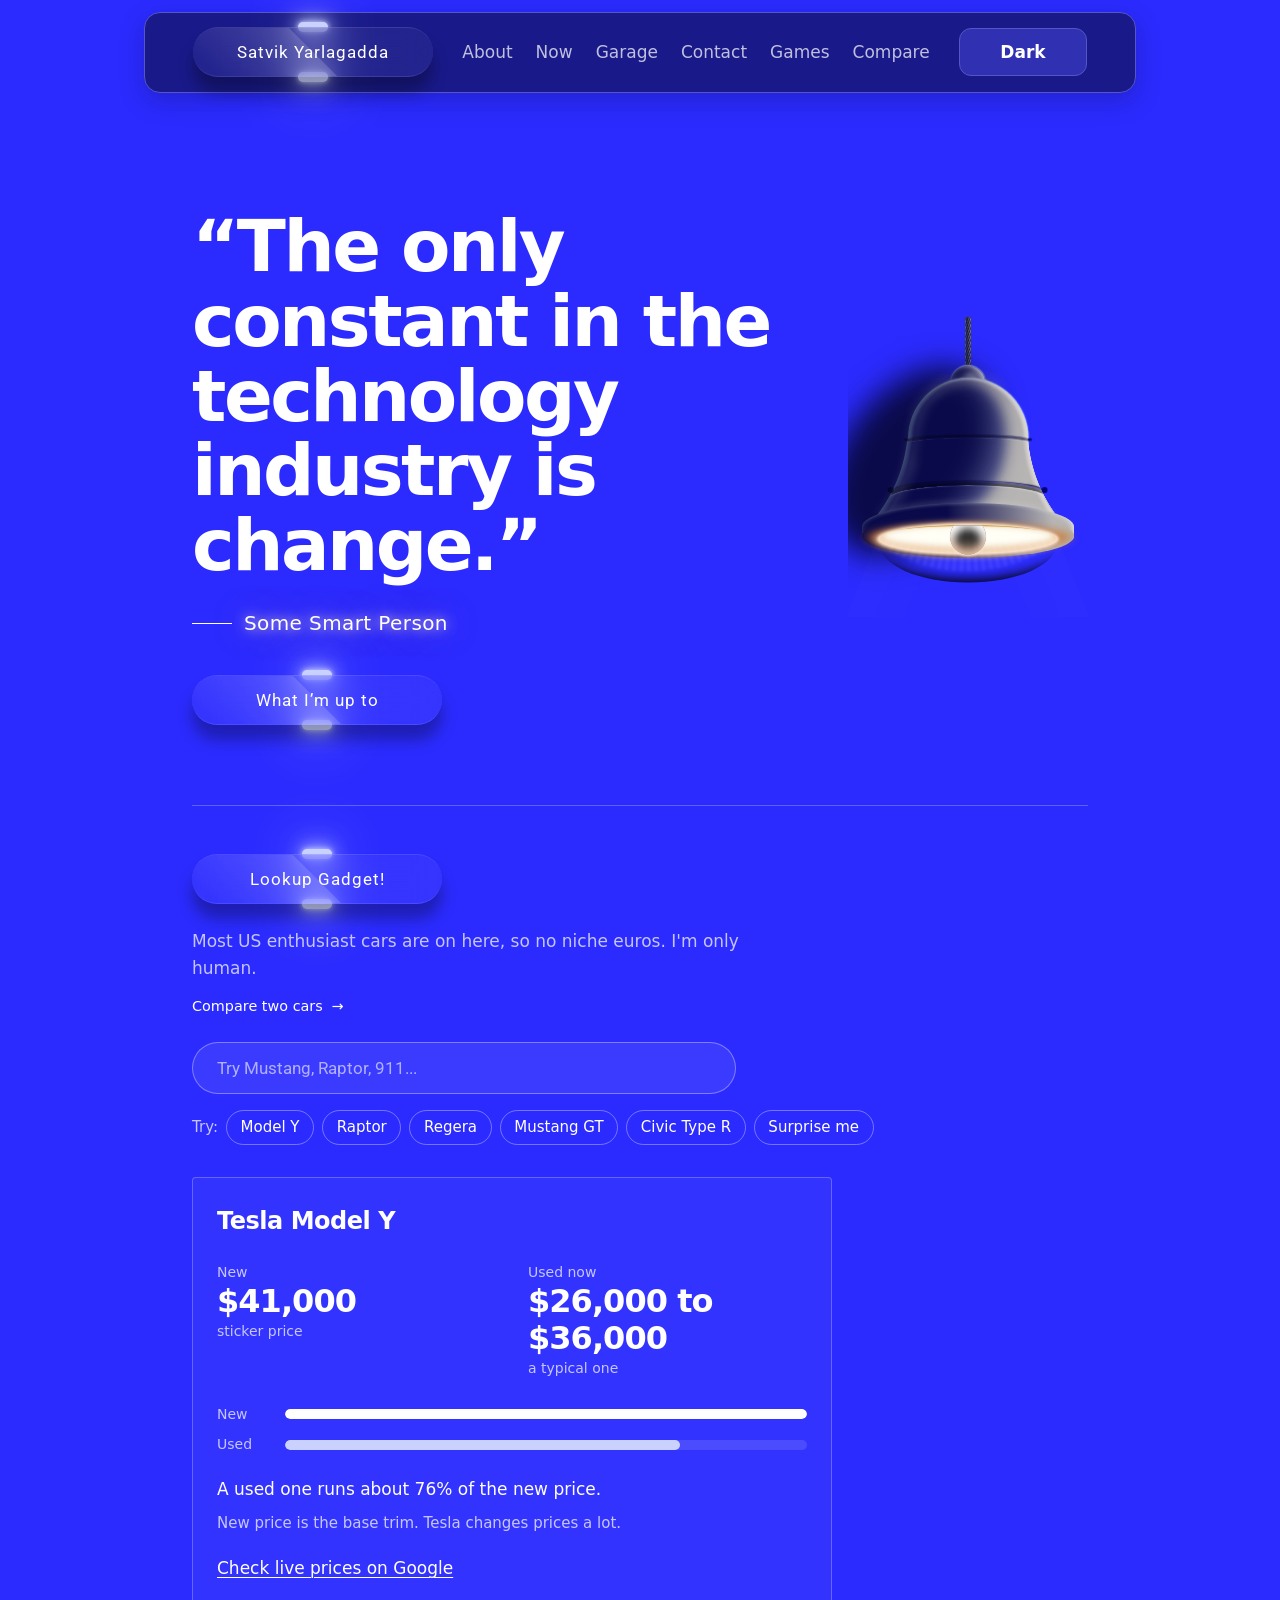
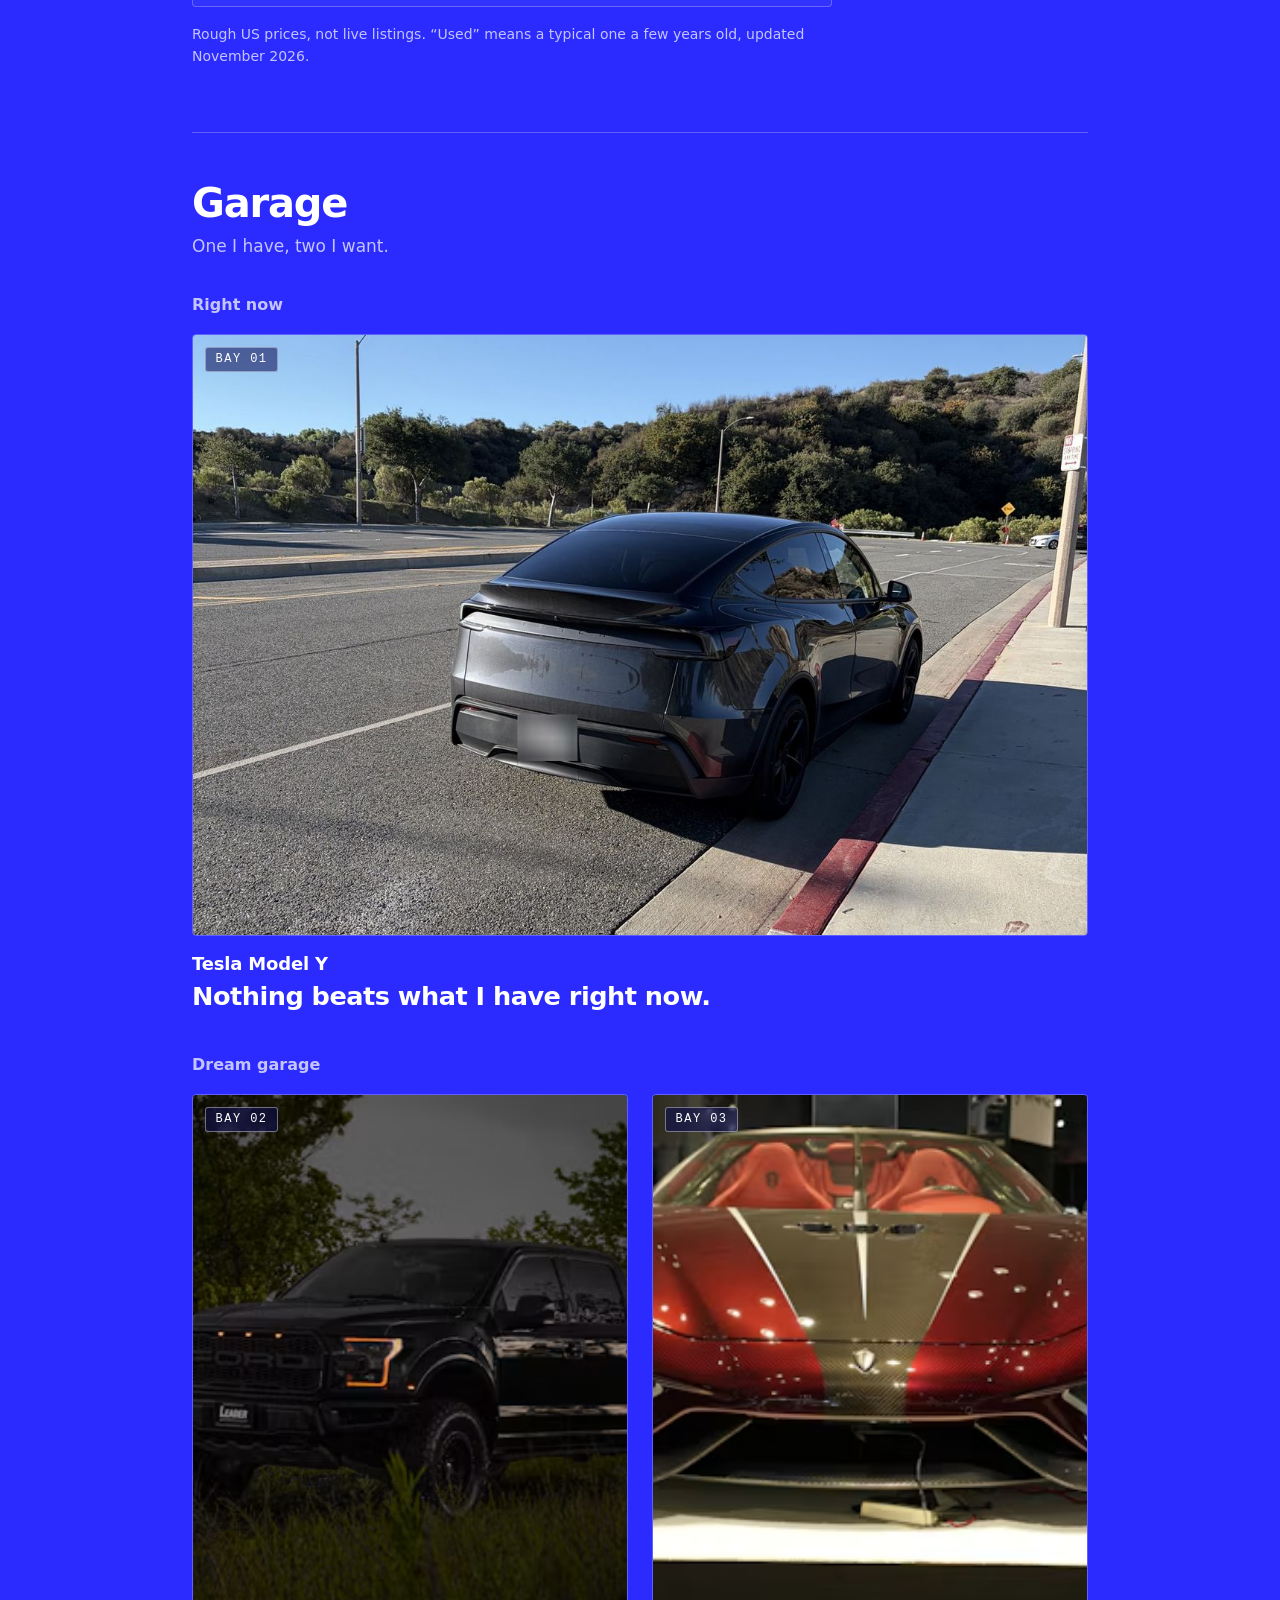
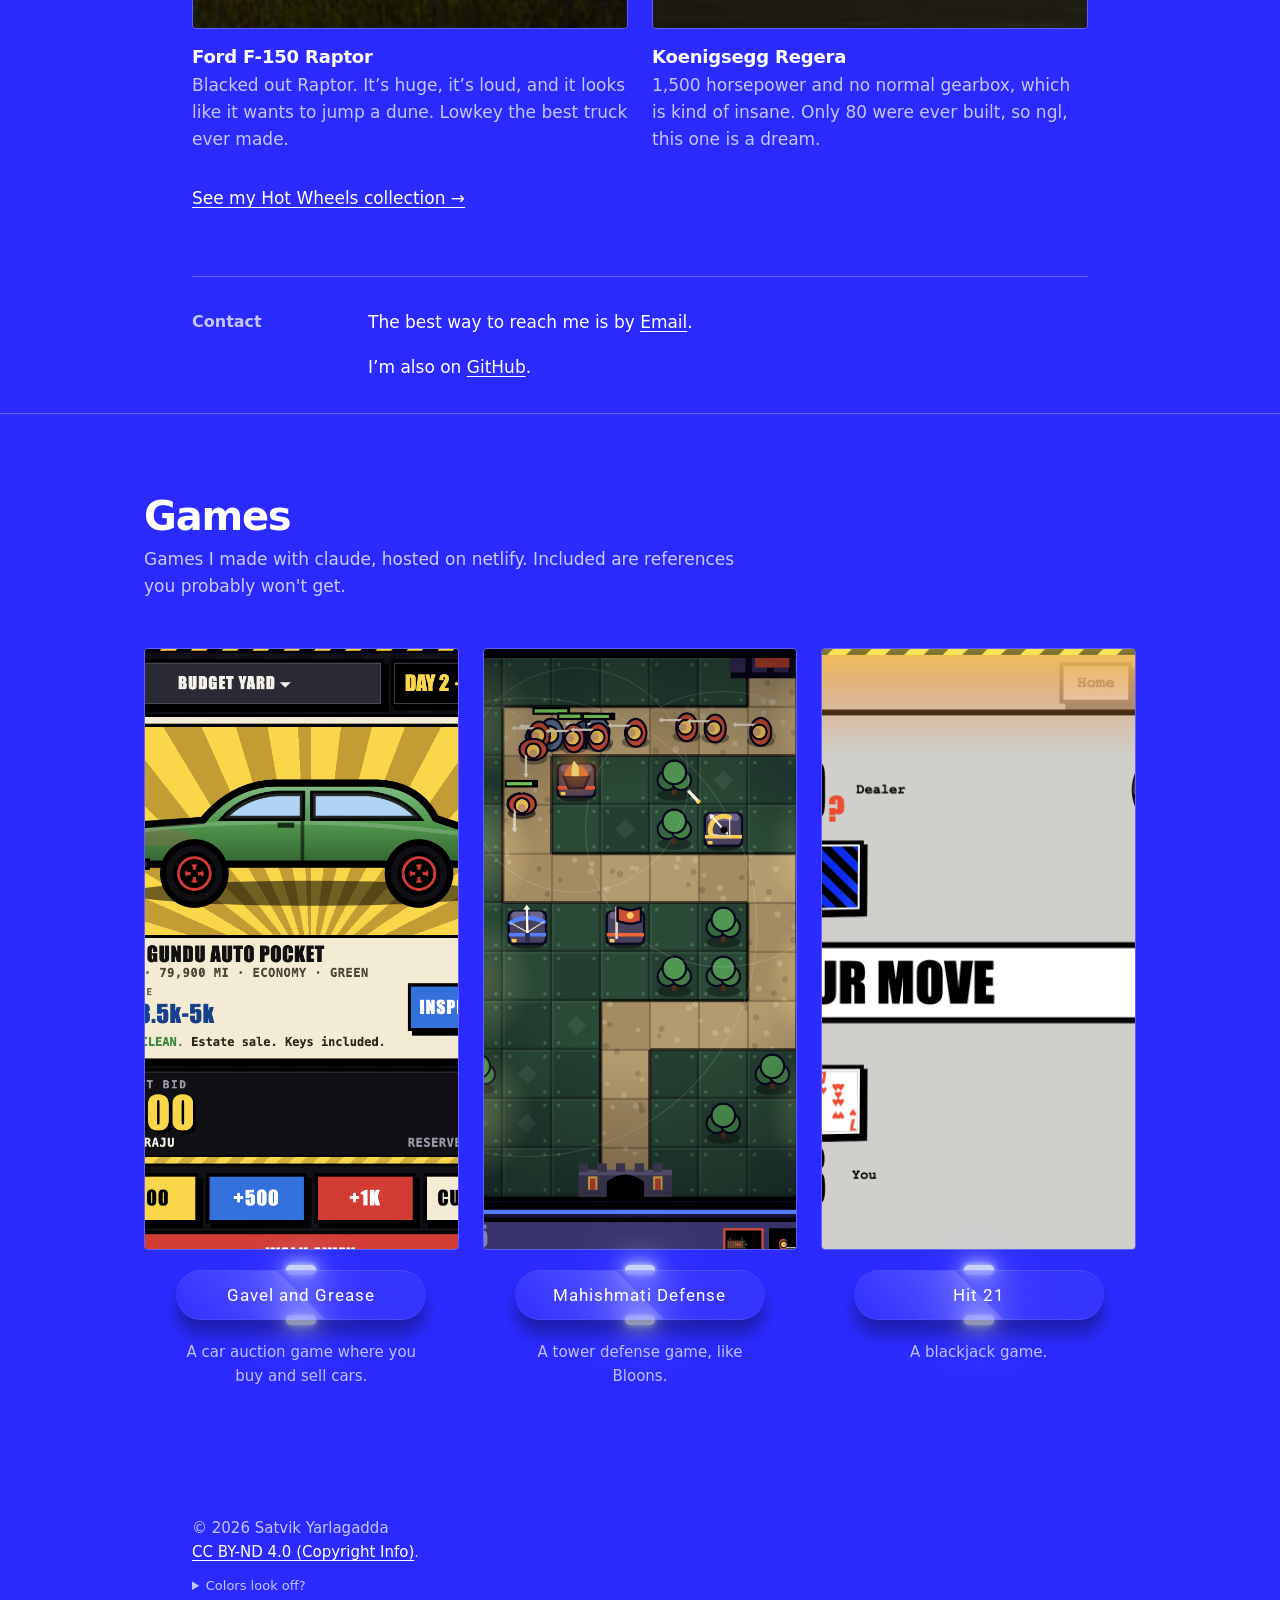
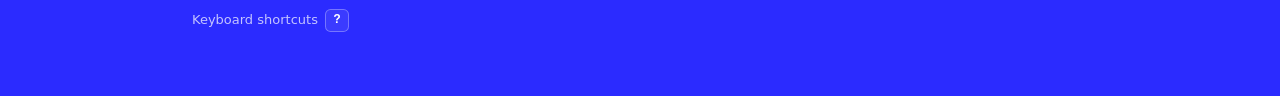
<file: index.html>
<!DOCTYPE html>
<html lang="en">
<head>
     <meta charset="UTF-8">
  <meta name="viewport" content="width=device-width, initial-scale=1">
  <meta name="theme-color" content="#2b2bff">
  <title>Satvik Yarlagadda | Games, cars, and websites</title>
  <meta name="description" content="Games, cars, and websites by Satvik Yarlagadda.">
  <link rel="canonical" href="https://saisatvik.com/">

  <link rel="icon" href="favicon.svg" type="image/svg+xml">
  <link rel="icon" href="favicon-32.png" sizes="32x32" type="image/png">
  <link rel="apple-touch-icon" href="apple-touch-icon.png">

  <meta property="og:type" content="website">
  <meta property="og:title" content="Satvik Yarlagadda">
  <meta property="og:description" content="Games, cars, and websites by Satvik Yarlagadda.">
  <meta property="og:url" content="https://saisatvik.com/">
  <meta property="og:image" content="https://saisatvik.com/og-image.png">
  <meta property="og:image:width" content="1200">
  <meta property="og:image:height" content="630">
  <meta property="og:image:alt" content="Satvik Yarlagadda. Games, cars, and websites.">
  <meta name="twitter:card" content="summary_large_image">

  <script type="application/ld+json">
  {
    "@context": "https://schema.org",
    "@type": "Person",
    "name": "Satvik Yarlagadda",
    "url": "https://saisatvik.com/",
    "sameAs": ["https://github.com/bro1557"]
  }
  </script>

  <link rel="preconnect" href="https://fonts.googleapis.com">
  <link rel="preconnect" href="https://fonts.gstatic.com" crossorigin>
  <link href="https://fonts.googleapis.com/css2?family=Roboto:wght@400&display=swap" rel="stylesheet">
  <link rel="stylesheet" href="style.css">
</head>
<body>

  <header class="top">
    <div class="btn brand-btn">
      <a href="index.html">Satvik Yarlagadda</a>
    </div>

    <nav id="site-nav" class="site-nav" aria-label="Main navigation">
      <a href="about.html">About</a>
      <a href="now.html">Now</a>
      <a href="#garage">Garage</a>
      <a href="#contact">Contact</a>
      <a href="#games">Games</a>
      <a href="compare.html">Compare</a>
    </nav>

    <button class="theme-toggle" type="button" aria-label="Toggle dark mode" aria-pressed="false">Dark</button>

    <button class="nav-toggle" type="button" aria-expanded="false" aria-controls="site-nav" aria-label="Toggle navigation">
      <span></span>
      <span></span>
      <span></span>
    </button>
  </header>

  <main>
    <section class="intro lit">
      <div class="quote">
        <h1>“The only constant in the technology industry is change.”</h1>
        <p class="by">Some Smart Person</p>
        <div class="btn"><a href="now.html">What I’m up to</a></div>
      </div>

      <div class="lamp" role="button" tabindex="0" aria-pressed="true" aria-label="Lamp. Press to turn the light on or off." title="Tap the light">
        <div class="bell-container">
          <div class="rope"></div>
          <div class="bell-top"></div>

          <div class="bell-base"></div>
          <div class="bell-base"></div>
          <div class="shadow-l1"></div>
          <div class="shadow-l2"></div>
          <div class="left-glow"></div>
          <div class="left-glow2"></div>
          <div class="r-glow"></div>
          <div class="r-glow2"></div>
          <div class="mid-ring"></div>
          <div class="mid-ring small"></div>

          <div class="glow"></div>
          <div class="glow2"></div>

          <div class="bell-buff-t"></div>
          <div class="bell-buff"></div>

          <div class="bell-btm"></div>
          <div class="bell-btm2"></div>

          <div class="bell-ring-container">
            <div class="bell-ring"></div>
            <div class="bell-rays"></div>
          </div>

          <div class="volumetric">
            <div class="vl"></div>
            <div class="vr"></div>
          </div>
        </div>
      </div>
    </section>

    <section id="price-check" class="tool">
      <div class="btn"><a>Lookup Gadget!</a></div>
      <p class="tool-lead">Most US enthusiast cars are on here, so no niche euros. I'm only human.</p>
      <p class="compare-cta"><a href="compare.html">Compare two cars <span aria-hidden="true">→</span></a></p>

      <div class="finder">
        <label class="sr-only" for="car-input">Search for a car</label>
        <input id="car-input" data-shortcut-search type="text" role="combobox" aria-expanded="false" aria-controls="car-list" aria-autocomplete="list" autocomplete="off" spellcheck="false" placeholder="Try Mustang, Raptor, 911...">
        <ul id="car-list" class="suggest" role="listbox" hidden></ul>
      </div>

      <div class="chips">
        <span>Try:</span>
        <button type="button" data-car="Tesla Model Y">Model Y</button>
        <button type="button" data-car="Ford F-150 Raptor">Raptor</button>
        <button type="button" data-car="Koenigsegg Regera">Regera</button>
        <button type="button" data-car="Ford Mustang GT">Mustang GT</button>
        <button type="button" data-car="Honda Civic Type R">Civic Type R</button>
        <button type="button" id="random">Surprise me</button>
      </div>

      <div id="car-result" class="result" aria-live="polite"></div>
      <p class="fine">Rough US prices, not live listings. “Used” means a typical one a few years old, updated November 2026.</p>
    </section>

    <section id="garage" class="garage">
      <h2>Garage</h2>
      <p class="lead">One I have, two I want.</p>

      <h3>Right now</h3>
      <figure class="bay hero">
        <a class="pic" href="https://www.google.com/search?q=Tesla+Model+Y" target="_blank" rel="noopener">
        <img src="images/model-y.jpg" alt="Dark gray Tesla Model Y parked on a quiet street, seen from the rear." width="900" height="600" loading="lazy" decoding="async">
          <span class="stall">Bay 01</span>
          <span class="look">Search it on Google</span>
        </a>
        <figcaption>
          <strong>Tesla Model Y</strong>
          <span>Nothing beats what I have right now.</span>
        </figcaption>
      </figure>

      <h3>Dream garage</h3>
      <div class="dream">
        <figure class="bay">
          <a class="pic" href="https://www.google.com/search?q=Ford+F-150+Raptor" target="_blank" rel="noopener">
            <img src="images/fr.avif" alt="Black Ford F-150 Raptor parked in a field at dusk." width="800" height="533" loading="lazy" decoding="async">
            <span class="stall">Bay 02</span>
            <span class="look">Search it on Google</span>
          </a>
          <figcaption>
            <strong>Ford F-150 Raptor</strong>
            <span>Blacked out Raptor. It’s huge, it’s loud, and it looks like it wants to jump a dune. Lowkey the best truck ever made.</span>
          </figcaption>
        </figure>

        <figure class="bay">
          <a class="pic" href="https://www.google.com/search?q=Koenigsegg+Regera" target="_blank" rel="noopener">
            <img src="images/kr.avif" alt="Red carbon fiber Koenigsegg Regera on a display stand." width="800" height="533" loading="lazy" decoding="async">
            <span class="stall">Bay 03</span>
            <span class="look">Search it on Google</span>
          </a>
          <figcaption>
            <strong>Koenigsegg Regera</strong>
            <span>1,500 horsepower and no normal gearbox, which is kind of insane. Only 80 were ever built, so ngl, this one is a dream.</span>
          </figcaption>
        </figure>
      </div>
      <p class="garage-collection-link"><a href="hotwheels.html">See my Hot Wheels collection →</a></p>
    </section>

    <section id="contact" class="row">
      <h2>Contact</h2>
      <div class="body">
        <p>The best way to reach me is by <a href="mailto:y.saisatvik@gmail.com">Email</a>.</p>
        <p>I’m also on <a href="https://github.com/bro1557">GitHub</a>.</p>
      </div>
    </section>
  </main>

  <section id="games" class="games">
    <div class="games-inner">
      <h2>Games</h2>
      <p class="lead">Games I made with claude, hosted on netlify. Included are references you probably won't get.</p>

            <div class="game-links">
        <div class="game">
          <a class="shot" href="https://gavelandgrease.netlify.app" target="_blank" rel="noopener" tabindex="-1" aria-hidden="true">
            <img src="images/gavel.webp" alt="" width="800" height="600" loading="lazy" decoding="async">
          </a>
          <div class="btn">
            <a href="https://gavelandgrease.netlify.app" target="_blank" rel="noopener">Gavel and Grease</a>
          </div>
          <p>A car auction game where you buy and sell cars.</p>
        </div>

        <div class="game">
          <a class="shot" href="https://mahishmati.netlify.app" target="_blank" rel="noopener" tabindex="-1" aria-hidden="true">
            <img src="images/mahishmati.webp" alt="" width="800" height="600" loading="lazy" decoding="async">
          </a>
          <div class="btn">
            <a href="https://mahishmati.netlify.app" target="_blank" rel="noopener">Mahishmati Defense</a>
          </div>
          <p>A tower defense game, like Bloons.</p>
        </div>

        <div class="game">
          <a class="shot" href="https://hit21.netlify.app" target="_blank" rel="noopener" tabindex="-1" aria-hidden="true">
            <img src="images/hit21.webp" alt="" width="800" height="600" loading="lazy" decoding="async">
          </a>
          <div class="btn">
            <a href="https://hit21.netlify.app" target="_blank" rel="noopener">Hit 21</a>
          </div>
          <p>A blackjack game.</p>
        </div>
      </div>
            </div>

  </section>

  <footer>
    <p>© 2026 Satvik Yarlagadda</p>
    <p><a href="https://creativecommons.org/licenses/by-nd/4.0/">CC BY-ND 4.0 (Copyright Info)</a>.</p>
    <details class="display-help">
      <summary>Colors look off?</summary>
      <p>A browser setting or dark mode extension may be overriding this site. Turn off forced dark mode for saisatvik.com, then use the Dark/Light button in the header to choose the site's theme.</p>
    </details>
    <button class="shortcut-help" type="button" aria-haspopup="dialog" aria-controls="shortcut-dialog">Keyboard shortcuts <kbd>?</kbd></button>
    <dialog class="shortcut-dialog" id="shortcut-dialog" aria-labelledby="shortcut-title">
      <div class="shortcut-dialog-head">
        <h2 id="shortcut-title">Keyboard shortcuts</h2>
        <form method="dialog"><button class="shortcut-close" aria-label="Close shortcuts">×</button></form>
      </div>
      <dl>
        <div><dt><kbd>/</kbd></dt><dd>Focus car search</dd></div>
        <div><dt><kbd>?</kbd></dt><dd>Show or hide this guide</dd></div>
        <div><dt><kbd>Esc</kbd></dt><dd>Close this guide</dd></div>
      </dl>
    </dialog>
  </footer>

  <script src="script.js" defer></script>
</body>
</html>
</file>
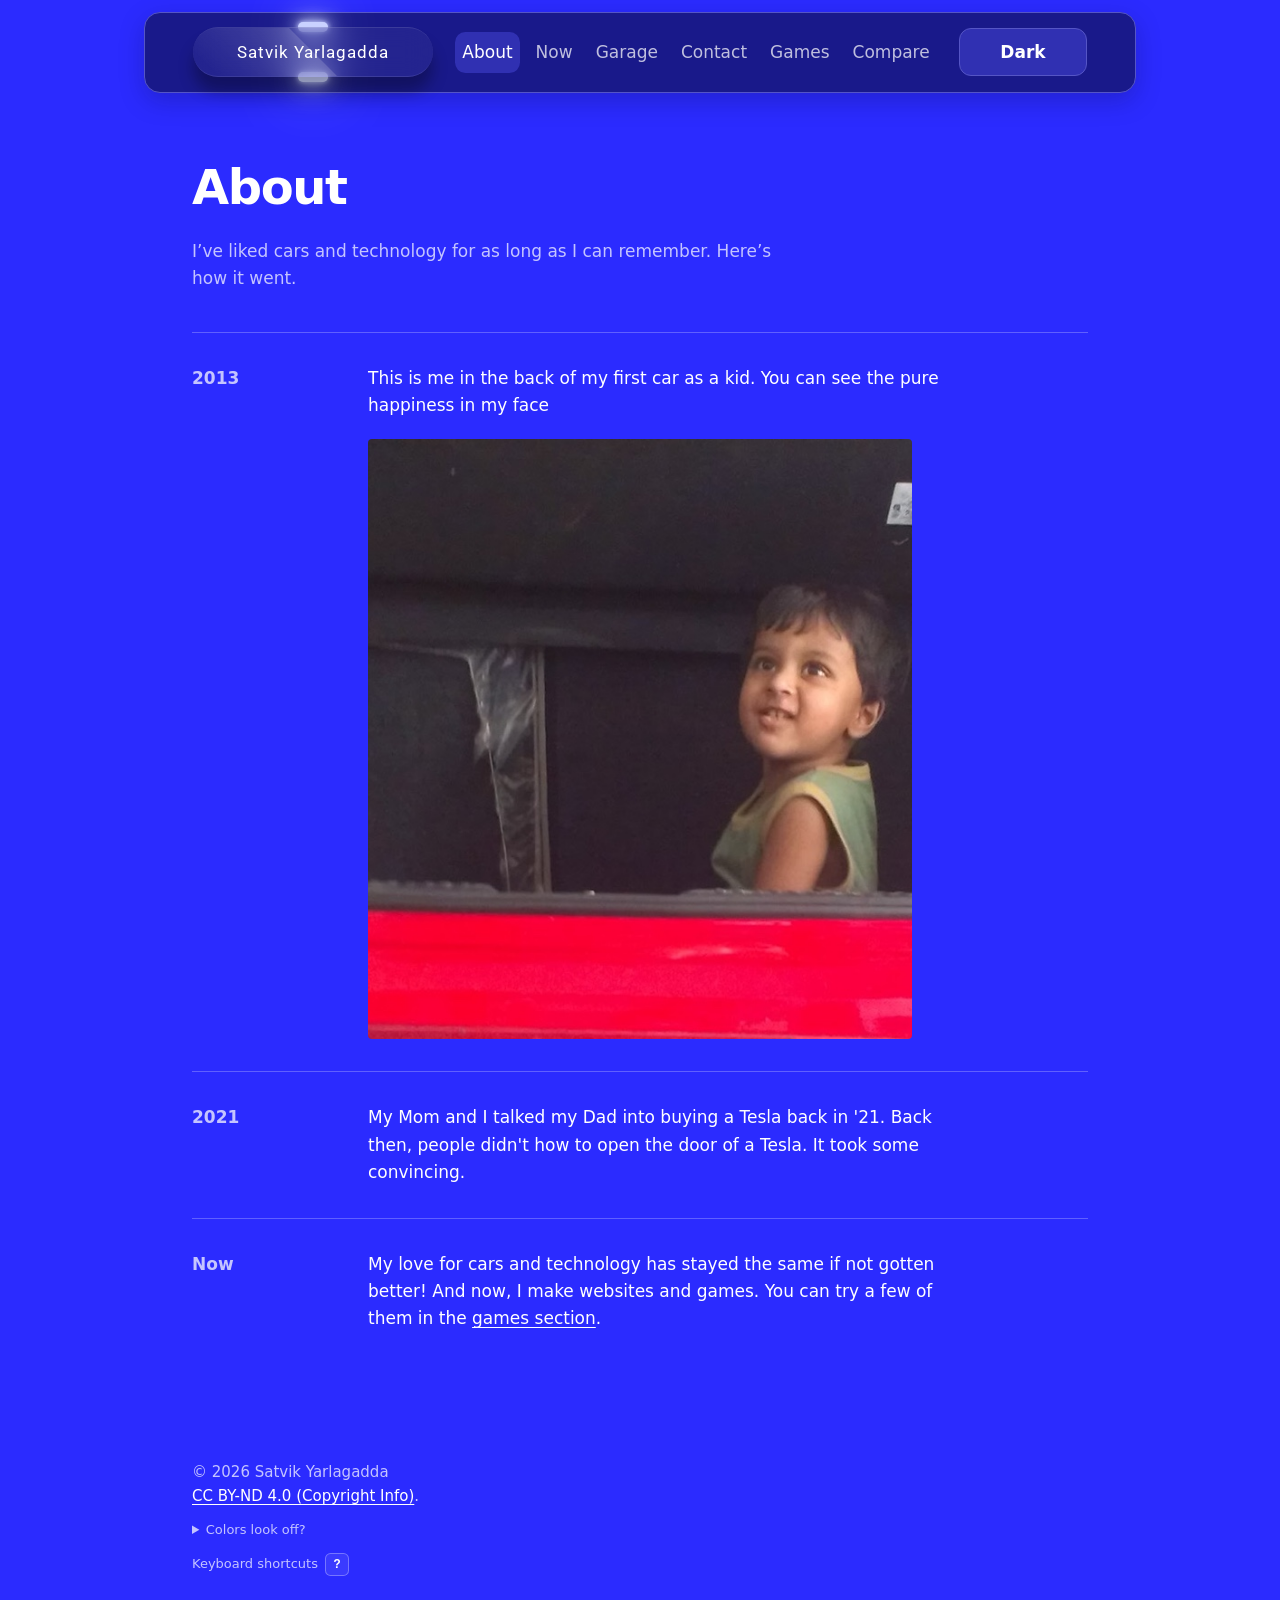
<file: about.html>
<!DOCTYPE html>
<html lang="en">
<head>
    <meta charset="UTF-8">
  <meta name="viewport" content="width=device-width, initial-scale=1">
  <meta name="theme-color" content="#2b2bff">
  <title>About · Satvik Yarlagadda</title>
  <meta name="description" content="About Satvik Yarlagadda.">
  <link rel="canonical" href="https://saisatvik.com/about">

  <link rel="icon" href="favicon.svg" type="image/svg+xml">
  <link rel="icon" href="favicon-32.png" sizes="32x32" type="image/png">
  <link rel="apple-touch-icon" href="apple-touch-icon.png">

  <link rel="preconnect" href="https://fonts.googleapis.com">
  <link rel="preconnect" href="https://fonts.gstatic.com" crossorigin>
  <link href="https://fonts.googleapis.com/css2?family=Roboto:wght@400&display=swap" rel="stylesheet">
  <link rel="stylesheet" href="style.css">
</head>
<body>

  <header class="top">
    <div class="btn brand-btn">
      <a href="index.html">Satvik Yarlagadda</a>
    </div>

    <nav id="site-nav" class="site-nav" aria-label="Main navigation">
      <a href="about.html" aria-current="page">About</a>
      <a href="now.html">Now</a>
      <a href="index.html#garage">Garage</a>
      <a href="index.html#contact">Contact</a>
      <a href="index.html#games">Games</a>
      <a href="compare.html">Compare</a>
    </nav>

    <button class="theme-toggle" type="button" aria-label="Toggle dark mode" aria-pressed="false">Dark</button>

    <button class="nav-toggle" type="button" aria-expanded="false" aria-controls="site-nav" aria-label="Toggle navigation">
      <span></span>
      <span></span>
      <span></span>
    </button>
  </header>

  <main class="page">
    <h1>About</h1>
    <p class="lead-text">I’ve liked cars and technology for as long as I can remember. Here’s how it went.</p>

    <ol class="timeline">
      <li>
        <span class="year">2013</span>
        <div>
          <p>This is me in the back of my first car as a kid. You can see the pure happiness in my face</p>
          <figure>
            <img src="images/car-2013.jpg" alt="Me as a toddler sitting in the open trunk of a red car, looking up and smiling." width="900" height="600" loading="lazy" decoding="async">
          </figure>
        </div>
      </li>

      <li>
        <span class="year">2021</span>
        <div>
          <p>My Mom and I talked my Dad into buying a Tesla back in '21. Back then, people didn't how to open the door of a Tesla.
            It took some convincing.</p>
        </div>
      </li>

      <li>
        <span class="year">Now</span>
        <div>
          <p>My love for cars and technology has stayed the same if not gotten better! And now, I make websites and games. You can try a few of them in the <a href="index.html#games">games section</a>.</p>
        </div>
      </li>
    </ol>
  </main>

  <footer>
    <p>© 2026 Satvik Yarlagadda</p>
        <p><a href="https://creativecommons.org/licenses/by-nd/4.0/">CC BY-ND 4.0 (Copyright Info)</a>.</p>
    <details class="display-help">
      <summary>Colors look off?</summary>
      <p>A browser setting or dark mode extension may be overriding this site. Turn off forced dark mode for saisatvik.com, then use the Dark/Light button in the header to choose the site's theme.</p>
    </details>
    <button class="shortcut-help" type="button" aria-haspopup="dialog" aria-controls="shortcut-dialog">Keyboard shortcuts <kbd>?</kbd></button>
    <dialog class="shortcut-dialog" id="shortcut-dialog" aria-labelledby="shortcut-title">
      <div class="shortcut-dialog-head">
        <h2 id="shortcut-title">Keyboard shortcuts</h2>
        <form method="dialog"><button class="shortcut-close" aria-label="Close shortcuts">×</button></form>
      </div>
      <dl>
        <div><dt><kbd>/</kbd></dt><dd>Open car lookup on Home</dd></div>
        <div><dt><kbd>?</kbd></dt><dd>Show or hide this guide</dd></div>
        <div><dt><kbd>Esc</kbd></dt><dd>Close this guide</dd></div>
      </dl>
    </dialog>
  </footer>

  <script src="script.js" defer></script>
</body>
</html>
</file>
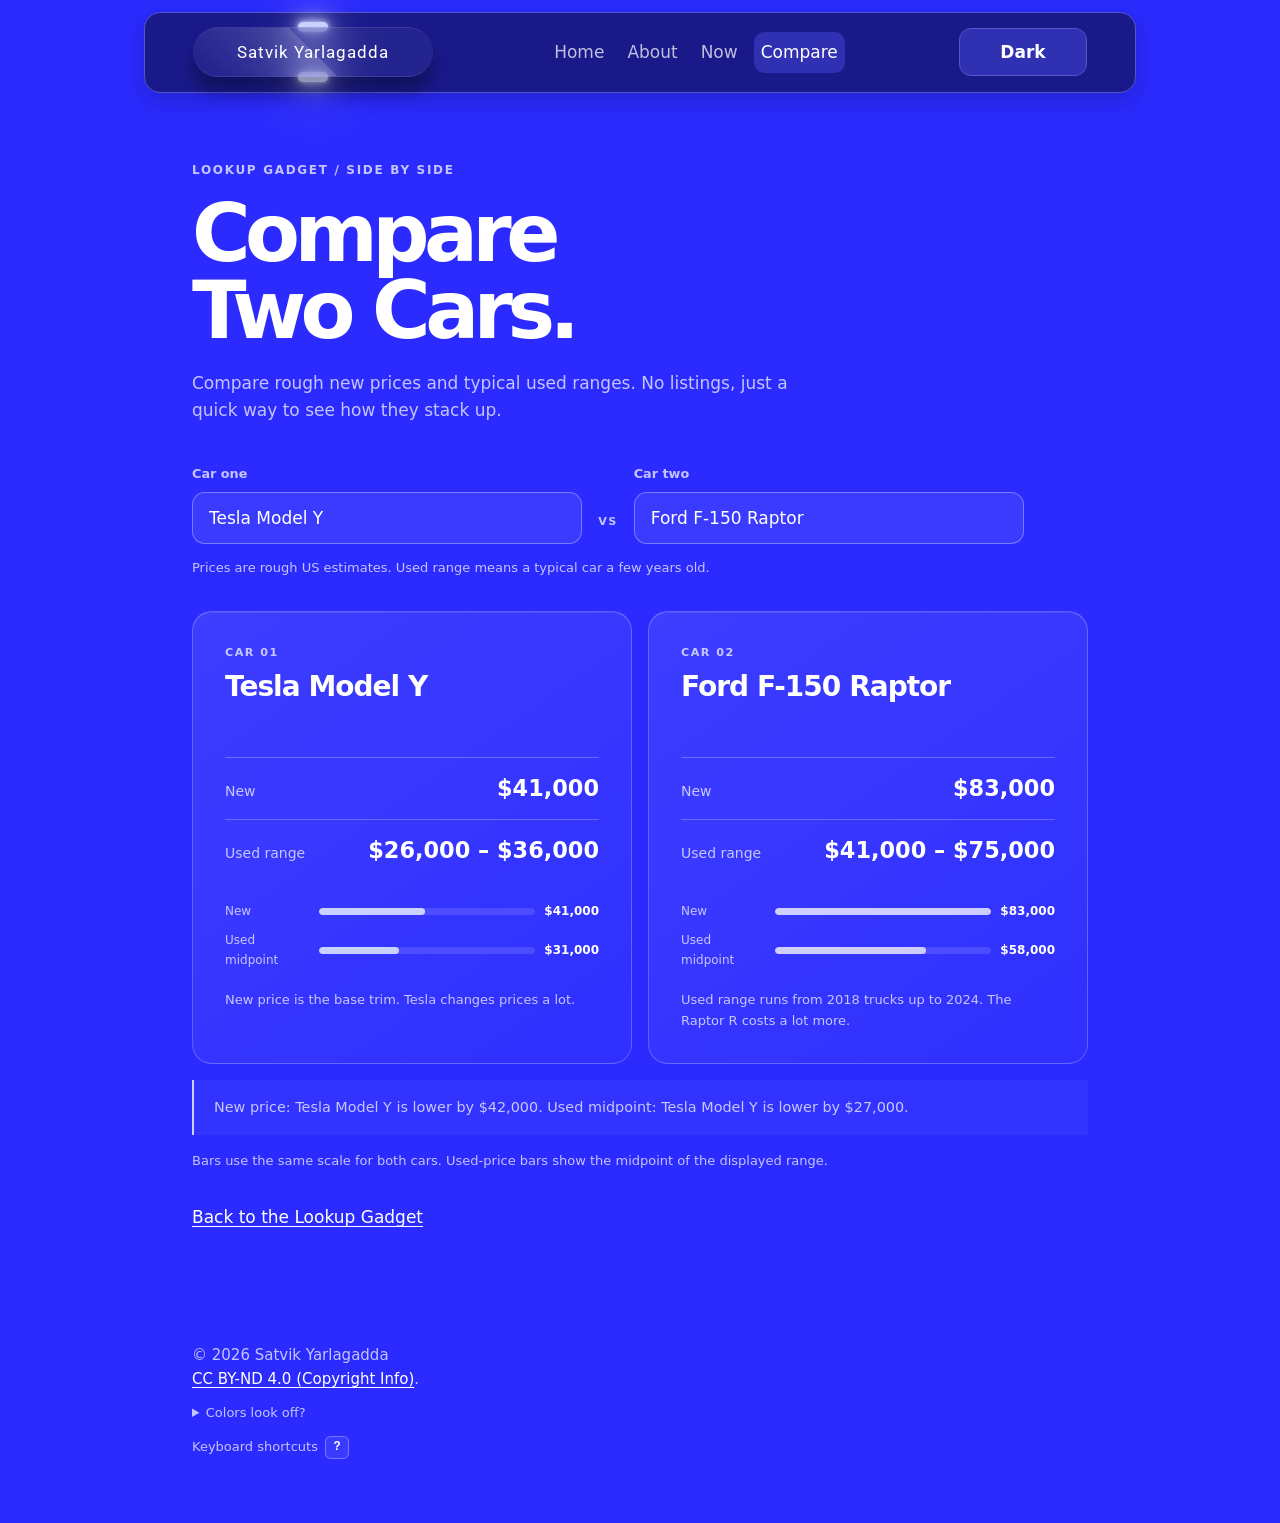
<file: compare.html>
<!DOCTYPE html>
<html lang="en">
<head>
  <meta charset="UTF-8">
  <meta name="viewport" content="width=device-width, initial-scale=1">
  <meta name="theme-color" content="#2b2bff">
  <title>Compare cars · Satvik Yarlagadda</title>
  <meta name="description" content="Compare estimated new and used prices for cars in the Lookup Gadget.">
  <link rel="canonical" href="https://saisatvik.com/compare">

  <link rel="icon" href="favicon.svg" type="image/svg+xml">
  <link rel="icon" href="favicon-32.png" sizes="32x32" type="image/png">
  <link rel="apple-touch-icon" href="apple-touch-icon.png">

  <link rel="preconnect" href="https://fonts.googleapis.com">
  <link rel="preconnect" href="https://fonts.gstatic.com" crossorigin>
  <link href="https://fonts.googleapis.com/css2?family=Roboto:wght@400&display=swap" rel="stylesheet">
  <link rel="stylesheet" href="style.css">
</head>
<body>
  <header class="top">
    <div class="btn brand-btn">
      <a href="index.html">Satvik Yarlagadda</a>
    </div>

    <nav id="site-nav" class="site-nav" aria-label="Main navigation">
      <a href="index.html">Home</a>
      <a href="about.html">About</a>
      <a href="now.html">Now</a>
      <a href="compare.html" aria-current="page">Compare</a>
    </nav>

    <button class="theme-toggle" type="button" aria-label="Toggle dark mode" aria-pressed="false">Dark</button>

    <button class="nav-toggle" type="button" aria-expanded="false" aria-controls="site-nav" aria-label="Toggle navigation">
      <span></span>
      <span></span>
      <span></span>
    </button>
  </header>

  <main class="page compare-page" id="car-compare">
    <p class="compare-eyebrow">Lookup Gadget / Side by side</p>
    <h1>Compare<br>Two Cars.</h1>
    <p class="compare-lead">Compare rough new prices and typical used ranges. No listings, just a quick way to see how they stack up.</p>

    <div class="compare-controls">
      <label>
        <span>Car one</span>
        <div class="compare-picker">
          <input id="compare-car-a" data-shortcut-search type="search" role="combobox" aria-label="Search for the first car" aria-expanded="false" aria-controls="compare-list-a" aria-autocomplete="list" autocomplete="off" spellcheck="false" placeholder="Search makes and models">
          <ul id="compare-list-a" class="suggest" role="listbox" hidden></ul>
        </div>
      </label>
      <span class="compare-versus" aria-hidden="true">VS</span>
      <label>
        <span>Car two</span>
        <div class="compare-picker">
          <input id="compare-car-b" type="search" role="combobox" aria-label="Search for the second car" aria-expanded="false" aria-controls="compare-list-b" aria-autocomplete="list" autocomplete="off" spellcheck="false" placeholder="Search makes and models">
          <ul id="compare-list-b" class="suggest" role="listbox" hidden></ul>
        </div>
      </label>
    </div>

    <p class="compare-note" id="compare-note">Prices are rough US estimates. Used range means a typical car a few years old.</p>
    <div class="compare-results" id="compare-results" aria-live="polite" aria-busy="true"></div>
    <p class="compare-error" id="compare-error" role="status" hidden></p>
    <p class="compare-footnote">Bars use the same scale for both cars. Used-price bars show the midpoint of the displayed range.</p>
    <p class="compare-back"><a href="index.html#price-check">Back to the Lookup Gadget</a></p>
  </main>

  <footer>
    <p>© 2026 Satvik Yarlagadda</p>
    <p><a href="https://creativecommons.org/licenses/by-nd/4.0/">CC BY-ND 4.0 (Copyright Info)</a>.</p>
    <details class="display-help">
      <summary>Colors look off?</summary>
      <p>A browser setting or dark mode extension may be overriding this site. Turn off forced dark mode for saisatvik.com, then use the Dark/Light button in the header to choose the site's theme.</p>
    </details>
    <button class="shortcut-help" type="button" aria-haspopup="dialog" aria-controls="shortcut-dialog">Keyboard shortcuts <kbd>?</kbd></button>
    <dialog class="shortcut-dialog" id="shortcut-dialog" aria-labelledby="shortcut-title">
      <div class="shortcut-dialog-head">
        <h2 id="shortcut-title">Keyboard shortcuts</h2>
        <form method="dialog"><button class="shortcut-close" aria-label="Close shortcuts">×</button></form>
      </div>
      <dl>
        <div><dt><kbd>/</kbd></dt><dd>Focus the first car picker</dd></div>
        <div><dt><kbd>?</kbd></dt><dd>Show or hide this guide</dd></div>
        <div><dt><kbd>Esc</kbd></dt><dd>Close this guide</dd></div>
      </dl>
    </dialog>
  </footer>

  <script src="script.js" defer></script>
</body>
</html>
</file>
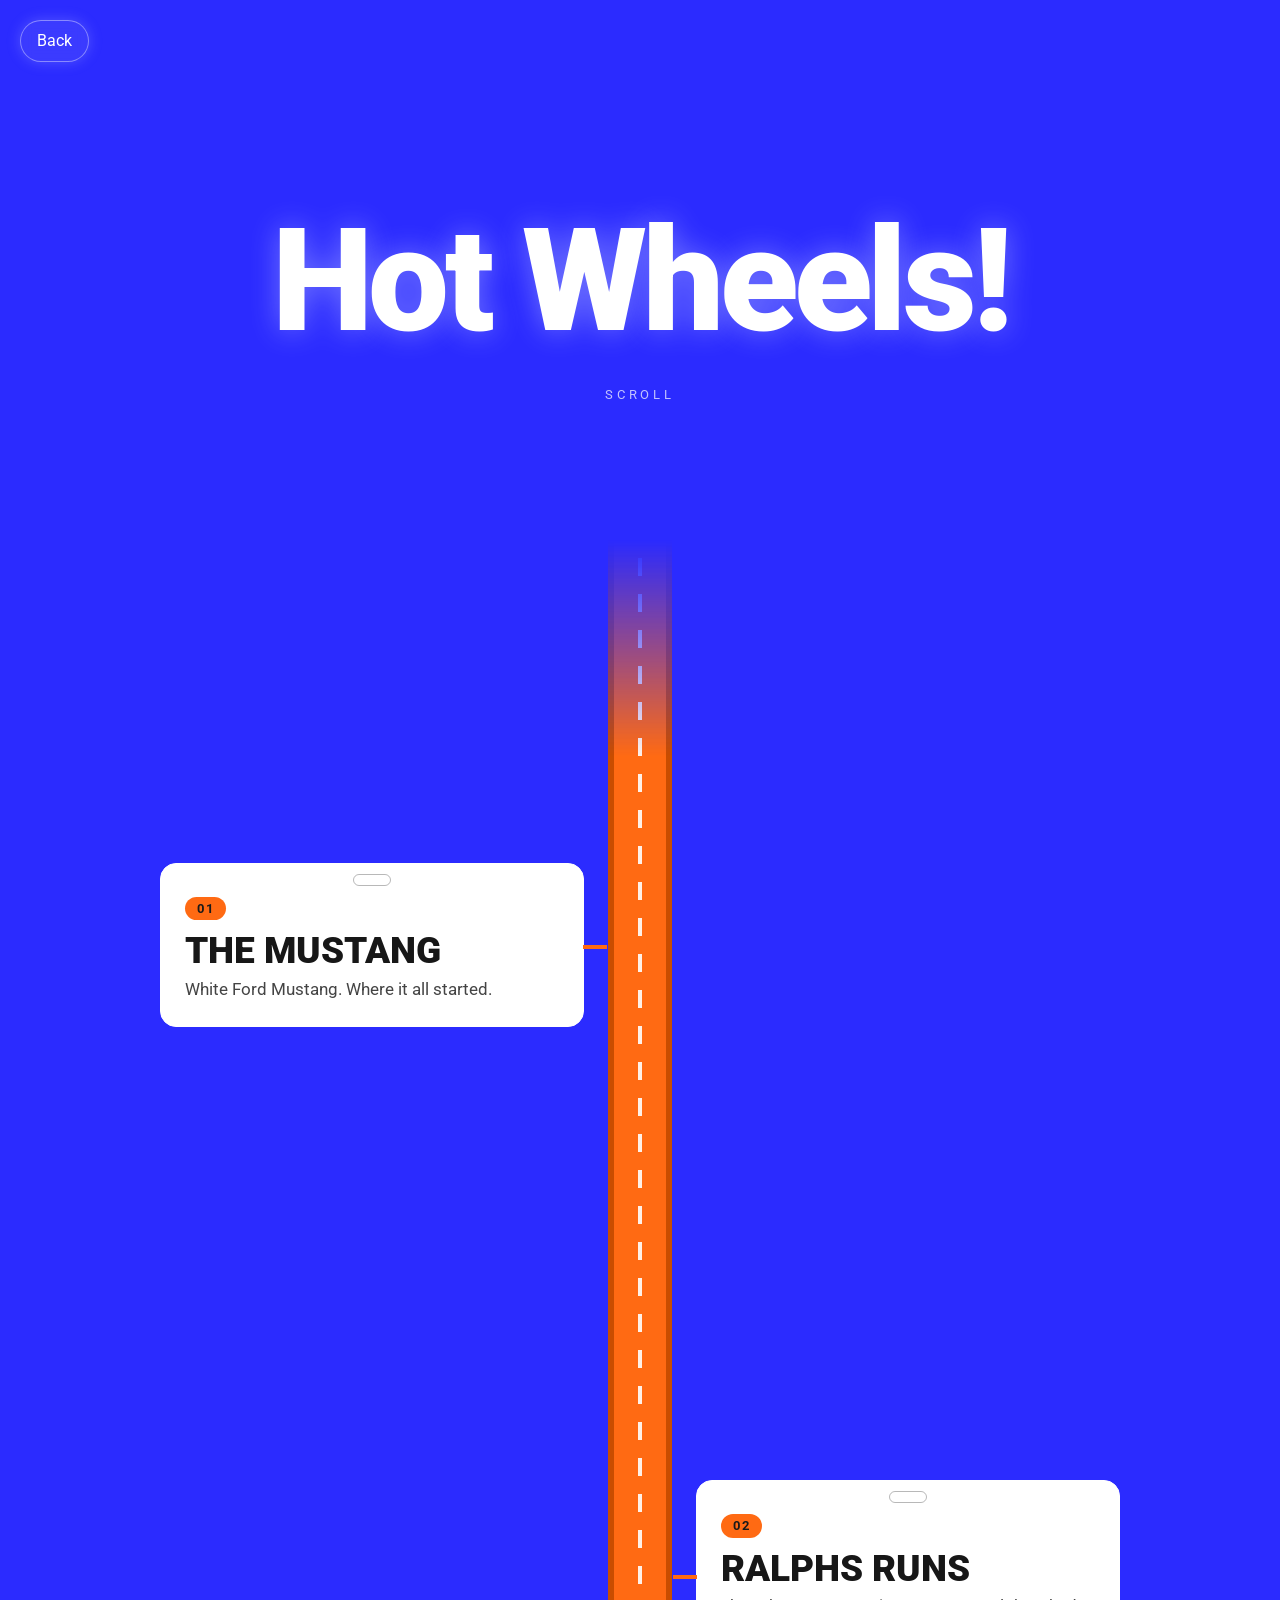
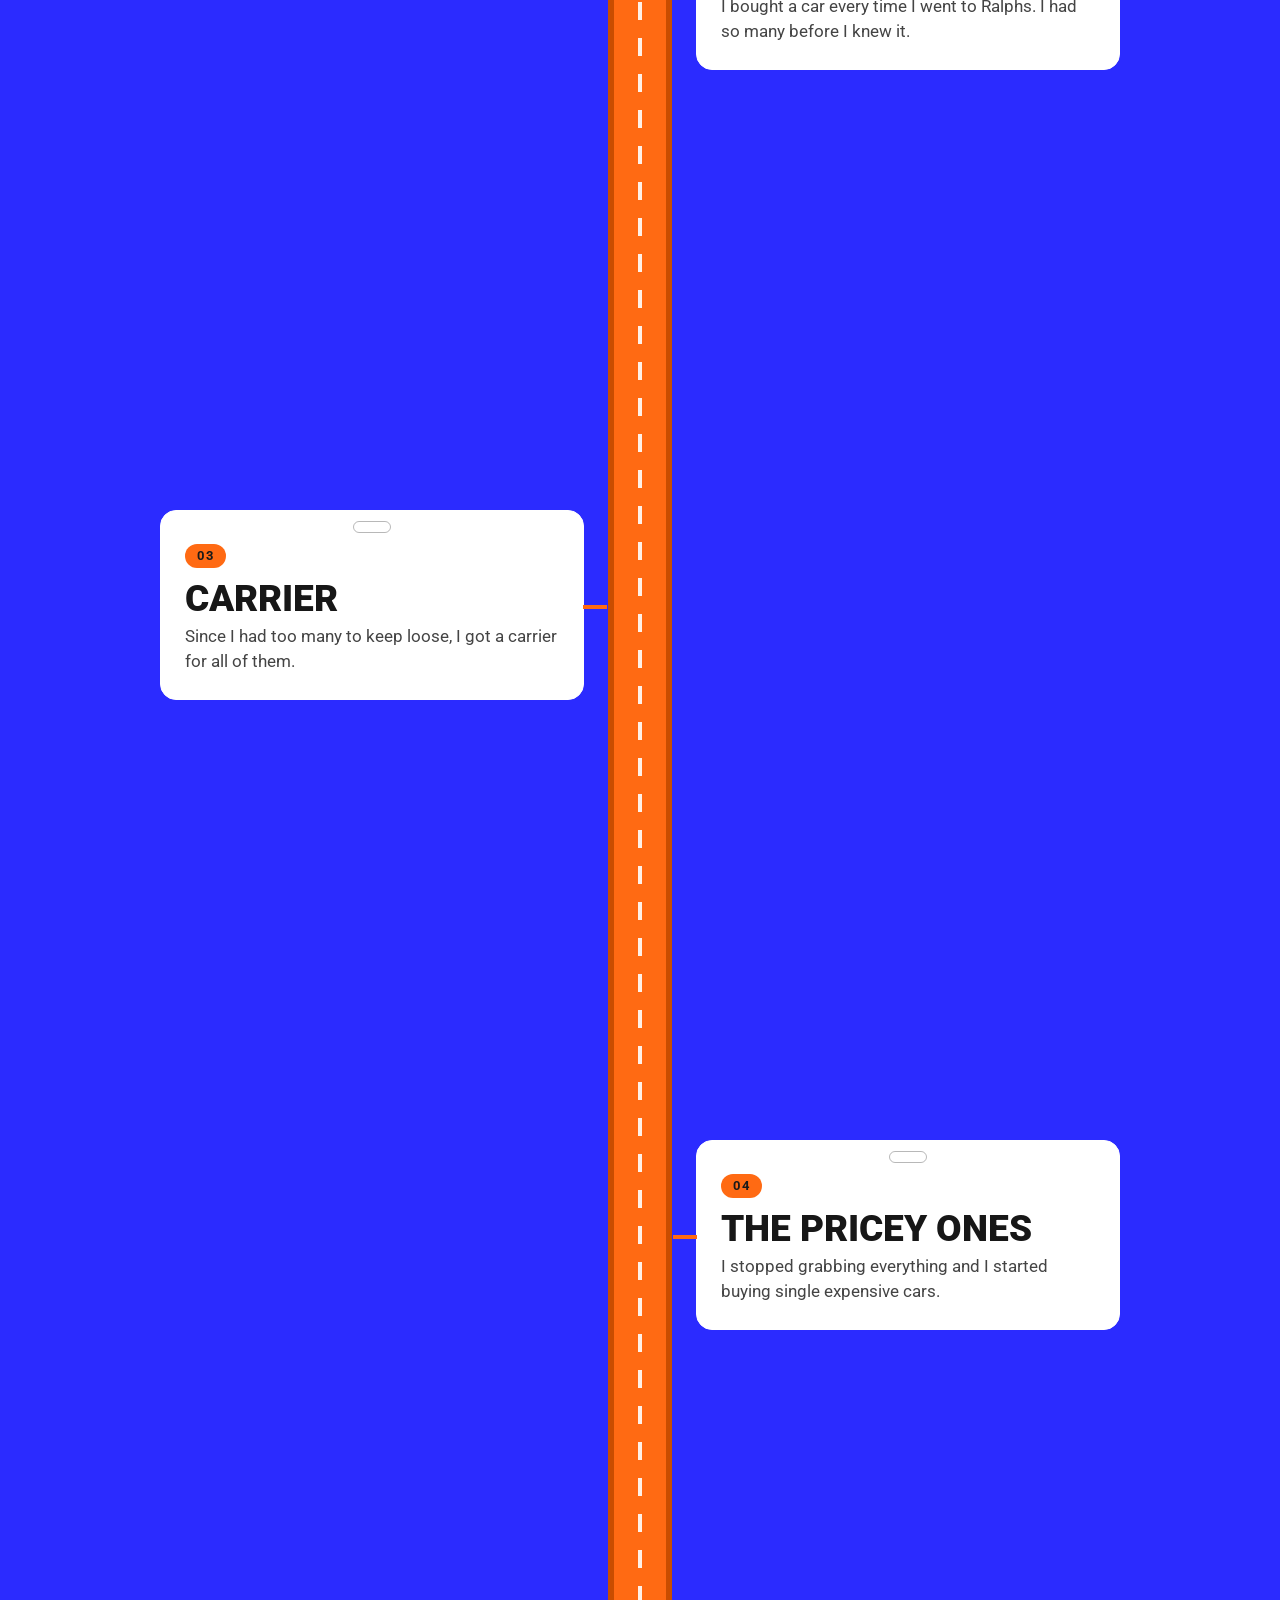
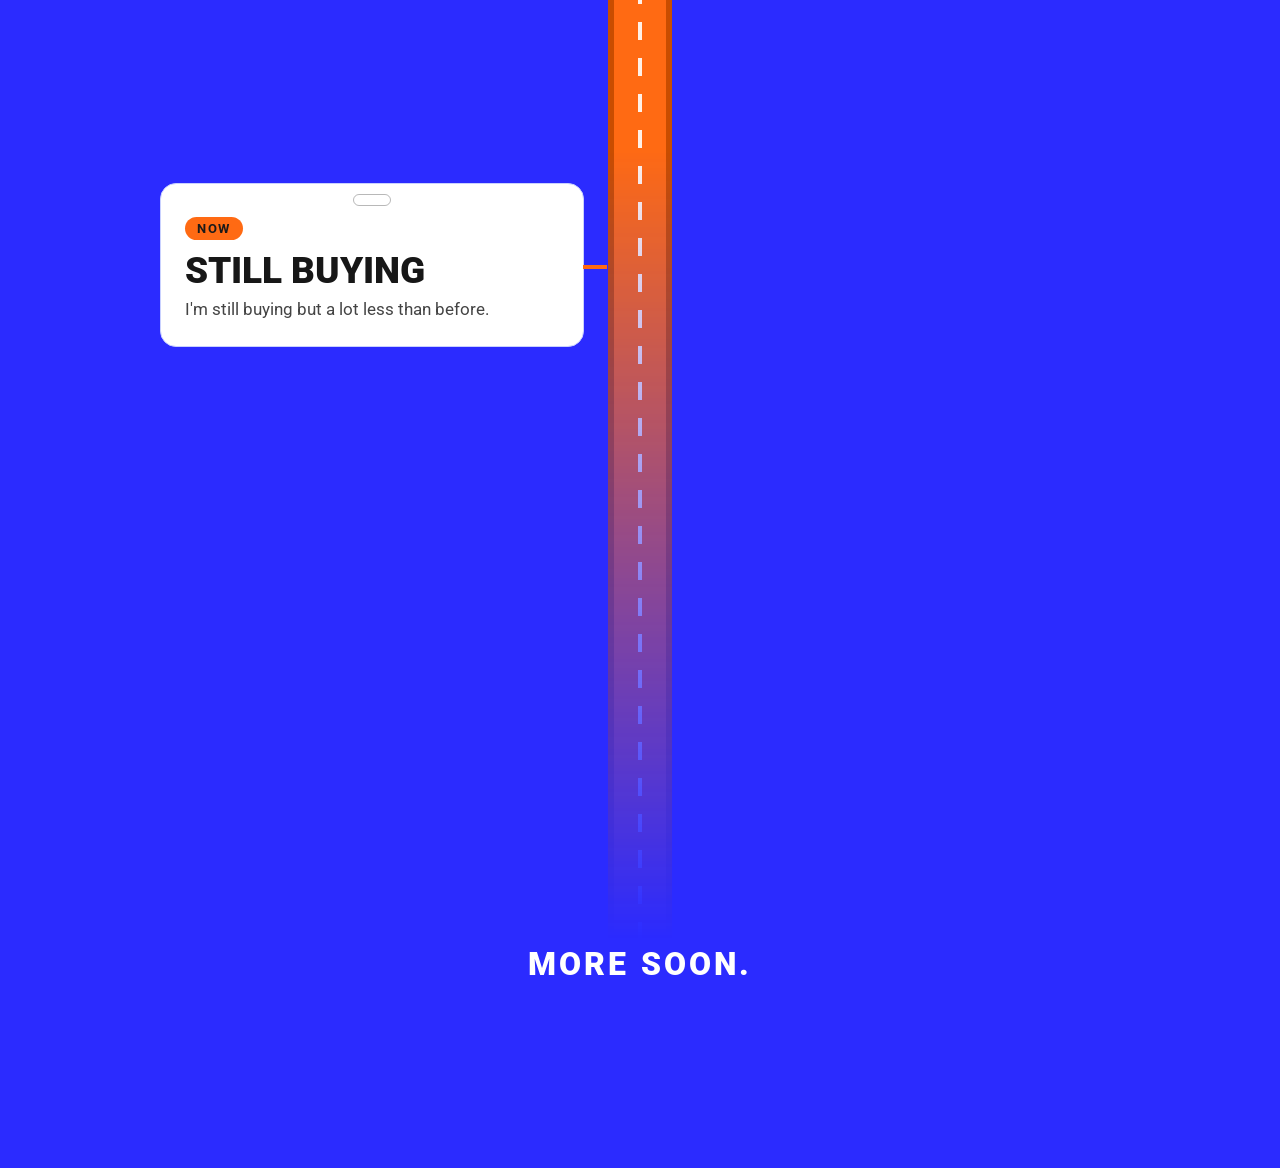
<file: hotwheels.html>
<!DOCTYPE html>
<html lang="en">
<head>
  <meta charset="utf-8">
  <meta name="viewport" content="width=device-width, initial-scale=1">
  <title>Hot Wheels | Satvik Yarlagadda</title>
  <meta name="description" content="How my Hot Wheels collection started and where it is now.">
  <link rel="canonical" href="https://saisatvik.com/hotwheels">
  <link rel="icon" href="favicon.svg" type="image/svg+xml">
  <link rel="preconnect" href="https://fonts.googleapis.com">
  <link rel="preconnect" href="https://fonts.gstatic.com" crossorigin>
  <link href="https://fonts.googleapis.com/css2?family=Roboto:wght@400;700;900&display=swap" rel="stylesheet">
  <link rel="stylesheet" href="hotwheels.css">
</head>
<body>

  <div class="progress" aria-hidden="true"></div>

  <header class="top">
    <a class="back" href="index.html">Back</a>
    <h1>Hot Wheels!</h1>
    <span class="hint" aria-hidden="true">Scroll</span>
  </header>

  <main class="timeline">

    <!-- The car. Top down, front facing down the page. -->
    <div class="car" aria-hidden="true">
      <svg viewBox="0 0 40 84" xmlns="http://www.w3.org/2000/svg">
        <rect x="1" y="12" width="6" height="14" rx="2" fill="#111"/>
        <rect x="33" y="12" width="6" height="14" rx="2" fill="#111"/>
        <rect x="1" y="56" width="6" height="14" rx="2" fill="#111"/>
        <rect x="33" y="56" width="6" height="14" rx="2" fill="#111"/>
        <path d="M20 2C32 2 35 8 35 18V66C35 76 30 82 20 82C10 82 5 76 5 66V18C5 8 8 2 20 2Z" fill="#fff" stroke="#cfd3ff" stroke-width="1"/>
        <rect x="15.5" y="3" width="3" height="78" fill="#2b2bff"/>
        <rect x="21.5" y="3" width="3" height="78" fill="#2b2bff"/>
        <path d="M10 24H30L28 30H12Z" fill="#14146e"/>
        <rect x="12" y="30" width="16" height="12" fill="#f3f4ff"/>
        <path d="M12 42H28L31 52H9Z" fill="#14146e"/>
        <rect x="9" y="79" width="6" height="2" rx="1" fill="#ffe27a"/>
        <rect x="25" y="79" width="6" height="2" rx="1" fill="#ffe27a"/>
        <rect x="9" y="3" width="6" height="2" rx="1" fill="#ff3b3b"/>
        <rect x="25" y="3" width="6" height="2" rx="1" fill="#ff3b3b"/>
      </svg>
    </div>

    <article class="stop">
      <div class="card">
        <span class="tag">01</span>
        <h2>The Mustang</h2>
        <p>White Ford Mustang. Where it all started.</p>
        <!-- Want a photo? Add: <img src="images/mustang.jpg" alt="My white Ford Mustang Hot Wheels"> -->
      </div>
    </article>

    <article class="stop">
      <div class="card">
        <span class="tag">02</span>
        <h2>Ralphs runs</h2>
        <p>I bought a car every time I went to Ralphs. I had so many before I knew it.</p>
      </div>
    </article>

    <article class="stop">
      <div class="card">
        <span class="tag">03</span>
        <h2>Carrier</h2>
        <p>Since I had too many to keep loose, I got a carrier for all of them.</p>
      </div>
    </article>

    <article class="stop">
      <div class="card">
        <span class="tag">04</span>
        <h2>The pricey ones</h2>
        <p>I stopped grabbing everything and I started buying single expensive cars.</p>
      </div>
    </article>

    <article class="stop">
      <div class="card now">
        <span class="tag">Now</span>
        <h2>Still buying</h2>
        <p>I'm still buying but a lot less than before.</p>
      </div>
    </article>

  </main>

  <footer class="end">
    <p>More soon.</p>
  </footer>

</body>
</html>
</file>
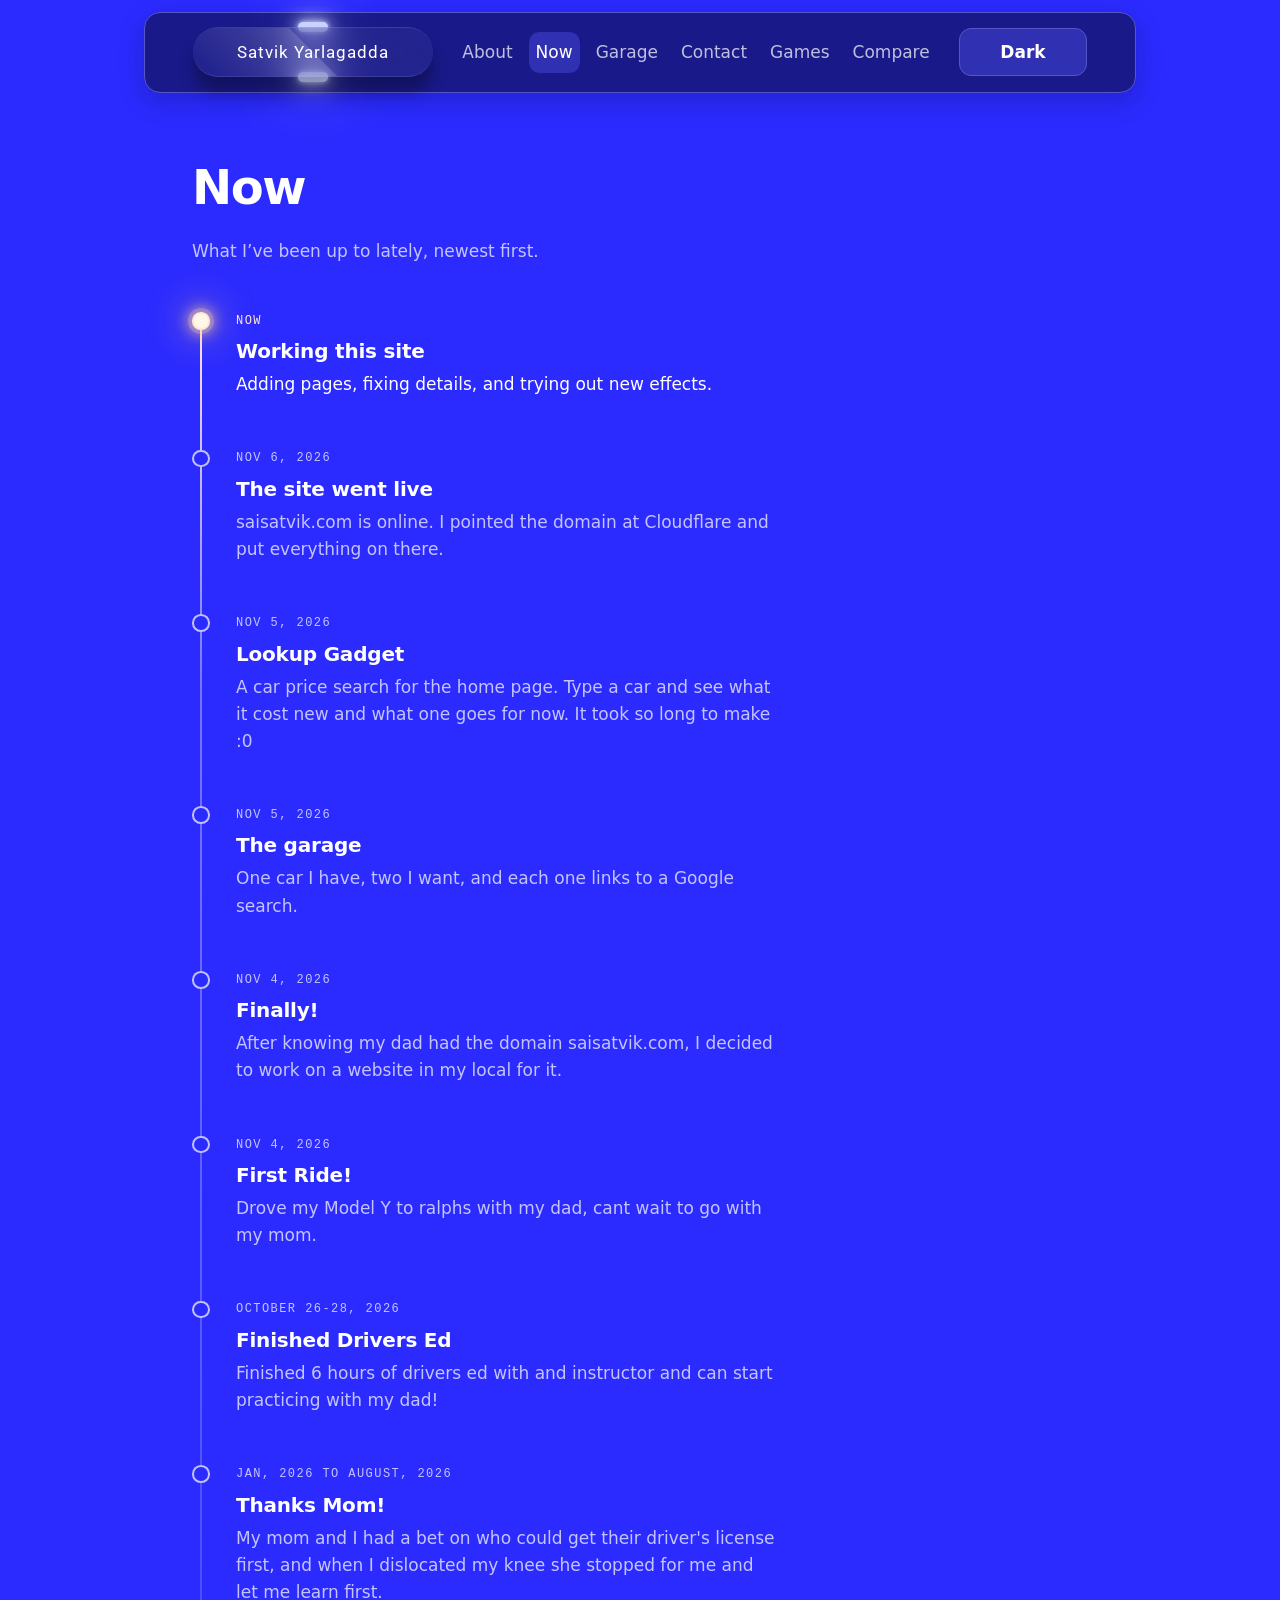
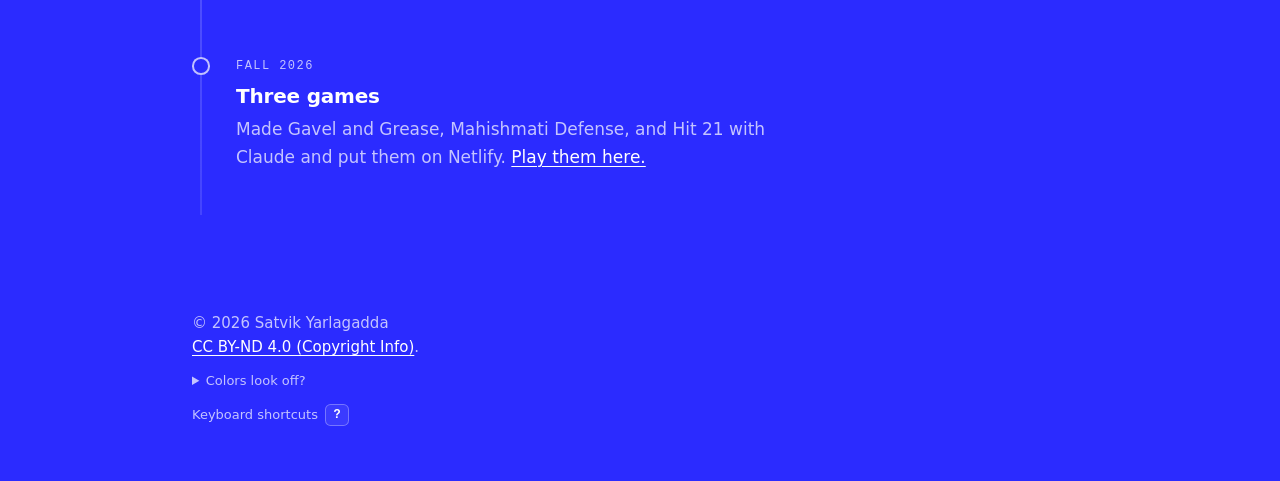
<file: now.html>
<!DOCTYPE html>
<html lang="en">
<head>
   <meta charset="UTF-8">
  <meta name="viewport" content="width=device-width, initial-scale=1">
  <meta name="theme-color" content="#2b2bff">
  <title>Now · Satvik Yarlagadda</title>
  <meta name="description" content="What Satvik Yarlagadda is working on lately.">
  <link rel="canonical" href="https://saisatvik.com/now">

  <link rel="icon" href="favicon.svg" type="image/svg+xml">
  <link rel="icon" href="favicon-32.png" sizes="32x32" type="image/png">
  <link rel="apple-touch-icon" href="apple-touch-icon.png">

  <link rel="preconnect" href="https://fonts.googleapis.com">
  <link rel="preconnect" href="https://fonts.gstatic.com" crossorigin>
  <link href="https://fonts.googleapis.com/css2?family=Roboto:wght@400&display=swap" rel="stylesheet">
  <link rel="stylesheet" href="style.css">
</head>
<body>

  <header class="top">
    <div class="btn brand-btn">
      <a href="index.html">Satvik Yarlagadda</a>
    </div>

    <nav id="site-nav" class="site-nav" aria-label="Main navigation">
      <a href="about.html">About</a>
      <a href="now.html" aria-current="page">Now</a>
      <a href="index.html#garage">Garage</a>
      <a href="index.html#contact">Contact</a>
      <a href="index.html#games">Games</a>
      <a href="compare.html">Compare</a>
    </nav>

    <button class="theme-toggle" type="button" aria-label="Toggle dark mode" aria-pressed="false">Dark</button>

    <button class="nav-toggle" type="button" aria-expanded="false" aria-controls="site-nav" aria-label="Toggle navigation">
      <span></span>
      <span></span>
      <span></span>
    </button>
  </header>

  <main class="page">
    <h1>Now</h1>
    <p class="lead-text">What I’ve been up to lately, newest first.</p>

    <ol class="log">
      <li class="now">
        <span class="when">Now</span>
        <h2>Working this site</h2>
        <p>Adding pages, fixing details, and trying out new effects.</p>
      </li>

      <li>
        <span class="when">Nov 6, 2026</span>
        <h2>The site went live</h2>
        <p>saisatvik.com is online. I pointed the domain at Cloudflare and put everything on there.</p>
      </li>

      <li>
        <span class="when">Nov 5, 2026</span>
        <h2>Lookup Gadget</h2>
        <p>A car price search for the home page. Type a car and see what it cost new and what one goes for now. It took so long to make :0</p>
      </li>

      <li>
        <span class="when">Nov 5, 2026</span>
        <h2>The garage</h2>
        <p>One car I have, two I want, and each one links to a Google search.</p>
      </li>
            <li>
        <span class="when">Nov 4, 2026</span>
        <h2>Finally!</h2>
        <p>After knowing my dad had the domain saisatvik.com, I decided to work on a website in my local for it.</p>
      </li>
            <li>
        <span class="when">Nov 4, 2026</span>
        <h2>First Ride!</h2>
        <p>Drove my Model Y to ralphs with my dad, cant wait to go with my mom. </p>
      </li>
      <li>
        <span class="when">October 26-28, 2026</span>
        <h2>Finished Drivers Ed</h2>
        <p>Finished 6 hours of drivers ed with and instructor and can start practicing with my dad!</p>
      </li>
      <li>
        <span class="when">Jan, 2026 to August, 2026</span>
        <h2>Thanks Mom!</h2>
        <p>My mom and I had a bet on who could get their driver's license first, and when I dislocated my knee she stopped for me and let me learn first.</p>
      </li>
      <li>
        <span class="when">Fall 2026</span>
        <h2>Three games</h2>
        <p>Made Gavel and Grease, Mahishmati Defense, and Hit 21 with Claude and put them on Netlify. <a href="index.html#games">Play them here.</a></p>
      </li>
    </ol>
  </main>

  <footer>
    <p>© 2026 Satvik Yarlagadda</p>
        <p><a href="https://creativecommons.org/licenses/by-nd/4.0/">CC BY-ND 4.0 (Copyright Info)</a>.</p>
    <details class="display-help">
      <summary>Colors look off?</summary>
      <p>A browser setting or dark mode extension may be overriding this site. Turn off forced dark mode for saisatvik.com, then use the Dark/Light button in the header to choose the site's theme.</p>
    </details>
    <button class="shortcut-help" type="button" aria-haspopup="dialog" aria-controls="shortcut-dialog">Keyboard shortcuts <kbd>?</kbd></button>
    <dialog class="shortcut-dialog" id="shortcut-dialog" aria-labelledby="shortcut-title">
      <div class="shortcut-dialog-head">
        <h2 id="shortcut-title">Keyboard shortcuts</h2>
        <form method="dialog"><button class="shortcut-close" aria-label="Close shortcuts">×</button></form>
      </div>
      <dl>
        <div><dt><kbd>/</kbd></dt><dd>Open car lookup on Home</dd></div>
        <div><dt><kbd>?</kbd></dt><dd>Show or hide this guide</dd></div>
        <div><dt><kbd>Esc</kbd></dt><dd>Close this guide</dd></div>
      </dl>
    </dialog>
  </footer>

  <script src="script.js" defer></script>
</body>
</html>
</file>
<file: style.css>
:root {
  --bg: #2b2bff;
  --ink: #ffffff;
  --muted: rgba(255, 255, 255, 0.72);
  --rule: rgba(255, 255, 255, 0.25);
  --link: #ffffff;
  --glow: #c9d1ff;
  --header-bg: #19198a;
  --header-bg-scrolled: #151575;
  --header-control: #3030b2;
  --header-hover: #4141c5;
  --header-border: #5555c5;
  --measure: 62rem;
  --gutter: clamp(1.25rem, 5vw, 3rem);
}

html[data-theme="dark"] {
  --bg: #101653;
  --glow: #aab8ff;
  --header-bg: #171f57;
  --header-bg-scrolled: #121a4b;
  --header-control: #253174;
  --header-hover: #30428a;
  --header-border: #3b4982;
}

*, *::before, *::after { box-sizing: border-box; }

html { scroll-behavior: smooth; }

body {
  margin: 0;
  background: var(--bg);
  color: var(--ink);
  font-family: system-ui, -apple-system, "Segoe UI", sans-serif;
  font-size: 1.0625rem;
  line-height: 1.6;
}

body.nav-open {
  overflow: hidden;
}

a {
  color: var(--link);
  text-decoration: underline;
  text-decoration-thickness: 1px;
  text-underline-offset: 0.2em;
}
a:hover { text-decoration-thickness: 3px; }
a:focus-visible {
  outline: 2px solid var(--link);
  outline-offset: 3px;
}

/* Layout: one column that sits left, not centered */
.top, main, footer {
  max-width: var(--measure);
  margin-inline: auto;
  padding-inline: var(--gutter);
}

/* Header */
.top {
  position: sticky;
  top: max(0.75rem, env(safe-area-inset-top));
  z-index: 100;
  display: flex;
  justify-content: space-between;
  align-items: center;
  flex-wrap: wrap;
  gap: 1rem;
  width: min(calc(100% - 2rem), var(--measure));
  padding-block: 0.9rem;
  border: 1px solid var(--header-border);
  border-radius: 1rem;
  background-color: var(--header-bg);
  box-shadow: 0 8px 24px rgba(11, 12, 72, 0.25);
  transition: padding 0.2s ease, box-shadow 0.2s ease, background-color 0.2s ease;
}
.top.is-scrolled {
  padding-block: 0.7rem;
  background-color: var(--header-bg-scrolled);
  box-shadow: 0 10px 28px rgba(11, 12, 72, 0.3);
}
.top .btn { flex: none; width: 15rem; max-width: none; height: 50px; }
.top .brand-btn { width: 15rem; }
.top .brand-btn a { white-space: nowrap; }
.top .brand-btn:hover a,
.top .brand-btn:focus-within a { letter-spacing: 1px; }
.site-nav { display: flex; align-items: center; gap: 1.5rem; }
.site-nav a {
  padding: 0.45rem 0.65rem;
  border-radius: 0.65rem;
  color: var(--muted);
  text-decoration: none;
  transition: background-color 0.2s ease, color 0.2s ease;
}
.site-nav a:hover { background: var(--header-hover); color: var(--ink); }
.site-nav a[aria-current="page"] {
  background: var(--header-control);
  color: var(--ink);
}

.theme-toggle {
  min-height: 3rem;
  padding: 0 0.65rem;
  border: 1px solid var(--header-border);
  border-radius: 0.75rem;
  background: var(--header-control);
  box-shadow: none;
  color: var(--ink);
  font: inherit;
  cursor: pointer;
  transition: background-color 0.2s ease;
}
.theme-toggle:hover { background: var(--header-hover); }
.theme-toggle:focus-visible { outline: 2px solid var(--ink); outline-offset: 3px; }

.nav-toggle {
  display: none;
  width: 3rem;
  height: 3rem;
  border: 1px solid var(--header-border);
  border-radius: 0.75rem;
  background: var(--header-control);
  box-shadow: none;
  padding: 0.65rem 0.7rem;
  cursor: pointer;
  color: var(--ink);
  align-items: center;
  justify-content: center;
  flex-direction: column;
  gap: 0.28rem;
  transition: background-color 0.2s ease;
}
.nav-toggle:hover { background: var(--header-hover); }
.nav-toggle span {
  display: block;
  width: 1.4rem;
  height: 2px;
  border-radius: 999px;
  background: currentColor;
  transition: transform 0.2s ease, opacity 0.2s ease;
}
.nav-toggle[aria-expanded="true"] span:nth-child(1) { transform: translateY(6px) rotate(45deg); }
.nav-toggle[aria-expanded="true"] span:nth-child(2) { opacity: 0; }
.nav-toggle[aria-expanded="true"] span:nth-child(3) { transform: translateY(-6px) rotate(-45deg); }

/* Home headline */
.intro { padding-block: clamp(3rem, 12vw, 8rem) clamp(3rem, 8vw, 5rem); }
.intro h1 {
  margin: 0;
  max-width: 18ch;
  font-size: clamp(2.25rem, 7vw, 4.5rem);
  line-height: 1.04;
  letter-spacing: -0.035em;
  font-weight: 700;
}

/* Section titles sit in the left margin, content on the right */
.row {
  display: grid;
  grid-template-columns: 9rem 1fr;
  gap: 1rem 2rem;
  padding-block: 2rem;
  border-top: 1px solid var(--rule);
}
.row h2 {
  margin: 0;
  font-size: 1rem;
  font-weight: 600;
  color: var(--muted);
}
.body { max-width: 38rem; }
.body p { margin: 0 0 1em; }
.body p:last-child { margin-bottom: 0; }

/* About page */
.page { padding-block: clamp(2rem, 8vw, 5rem) 3rem; }
.page h1 {
  margin: 0 0 1.5rem;
  font-size: clamp(2rem, 5vw, 3rem);
  letter-spacing: -0.03em;
  line-height: 1.1;
}

/* Games section */
.games {
  border-top: 1px solid var(--rule);
  color: #fff;
  padding: clamp(3rem, 8vw, 5rem) var(--gutter);
}
.games-inner {
  max-width: var(--measure);
  margin-inline: auto;
}
.games h2 {
  margin: 0 0 0.5rem;
  font-size: clamp(1.75rem, 4vw, 2.5rem);
  line-height: 1.1;
  letter-spacing: -0.03em;
}
.games .lead {
  margin: 0 0 3rem;
  max-width: 38rem;
  color: rgba(255, 255, 255, 0.75);
}

.game-links {
  display: grid;
  grid-template-columns: repeat(auto-fit, minmax(min(15.5rem, 100%), 1fr));
  gap: 3rem 1.5rem;
}
.game {
  display: flex;
  flex-direction: column;
  align-items: center;
  gap: 1.25rem;
  text-align: center;
}
.game p {
  margin: 0;
  max-width: 16rem;
  font-size: 0.9375rem;
  color: rgba(255, 255, 255, 0.7);
}

/* Glass button */
.btn {
  position: relative;
  width: 100%;
  max-width: 250px;
  height: 50px;
}
.btn a {
  position: absolute;
  inset: 0;
  display: flex;
  justify-content: center;
  align-items: center;
  padding: 10px;
  background: rgba(255, 255, 255, 0.05);
  box-shadow: 0 15px 15px rgba(0, 0, 0, 0.3);
  border-top: 1px solid rgba(255, 255, 255, 0.1);
  border-bottom: 1px solid rgba(255, 255, 255, 0.1);
  border-radius: 30px;
  letter-spacing: 1px;
  text-decoration: none;
  overflow: hidden;
  color: #fff;
  font-family: "Roboto", system-ui, sans-serif;
  z-index: 1;
  transition: 0.5s;
  backdrop-filter: blur(15px);
  -webkit-backdrop-filter: blur(15px);
}
.btn:hover a,
.btn:focus-within a { letter-spacing: 3px; }

/* Shine that sweeps across */
.btn a::before {
  content: "";
  position: absolute;
  top: 0;
  left: 0;
  width: 50%;
  height: 100%;
  background: linear-gradient(to left, rgba(255, 255, 255, 0.15), transparent);
  transform: skewX(45deg) translate(0);
  transition: 0.5s;
}
.btn:hover a::before,
.btn:focus-within a::before { transform: skewX(45deg) translate(200px); }

/* Neon bars above and below */
.btn::before,
.btn::after {
  content: "";
  position: absolute;
  left: 50%;
  transform: translateX(-50%);
  width: 30px;
  height: 10px;
  border-radius: 10px;
  background: var(--glow);
  box-shadow: 0 0 5px var(--glow), 0 0 15px var(--glow),
    0 0 30px var(--glow), 0 0 60px var(--glow);
  transition: 0.5s;
  transition-delay: 0.2s;
}
.btn::before { bottom: -5px; }
.btn::after { top: -5px; }

.btn:hover::before,
.btn:focus-within::before {
  bottom: 0;
  height: 50%;
  width: 80%;
  border-radius: 30px;
}
.btn:hover::after,
.btn:focus-within::after {
  top: 0;
  height: 50%;
  width: 80%;
  border-radius: 30px;
}

footer {
  padding-block: 3rem 4rem;
  color: var(--muted);
  font-size: 0.9375rem;
}
footer p { margin: 0; }
.display-help {
  margin-top: 0.75rem;
  font-size: 0.8125rem;
}
.display-help summary {
  width: fit-content;
  cursor: pointer;
  text-underline-offset: 0.2em;
}
.display-help summary:hover { color: var(--ink); }
.display-help p {
  max-width: 38rem;
  margin-top: 0.5rem;
  line-height: 1.5;
}
.shortcut-help {
  display: inline-flex;
  align-items: center;
  gap: 0.45rem;
  margin-top: 0.75rem;
  padding: 0;
  border: 0;
  background: none;
  color: var(--muted);
  font: inherit;
  font-size: 0.8125rem;
  cursor: pointer;
}
.shortcut-help:hover { color: var(--ink); }
.shortcut-help:focus-visible,
.shortcut-close:focus-visible { outline: 2px solid var(--ink); outline-offset: 3px; }
.shortcut-help kbd,
.shortcut-dialog kbd {
  min-width: 1.5rem;
  padding: 0.08rem 0.35rem;
  border: 1px solid rgba(255, 255, 255, 0.3);
  border-radius: 0.35rem;
  background: rgba(255, 255, 255, 0.08);
  color: var(--ink);
  font: 600 0.75rem/1.5 ui-monospace, "SF Mono", Menlo, monospace;
  text-align: center;
}
.shortcut-dialog {
  width: min(28rem, calc(100vw - 2rem));
  max-width: none;
  padding: 1.5rem;
  border: 1px solid rgba(255, 255, 255, 0.28);
  border-radius: 1.25rem;
  background: rgba(18, 24, 88, 0.96);
  box-shadow: 0 24px 70px rgba(0, 0, 35, 0.45), inset 0 1px 0 rgba(255, 255, 255, 0.16);
  color: var(--ink);
}
.shortcut-dialog::backdrop {
  background: rgba(5, 8, 40, 0.58);
  backdrop-filter: blur(5px);
}
.shortcut-dialog-head {
  display: flex;
  align-items: center;
  justify-content: space-between;
  gap: 1rem;
  margin-bottom: 1.25rem;
}
.shortcut-dialog h2 { margin: 0; font-size: 1.25rem; }
.shortcut-dialog form { margin: 0; }
.shortcut-close {
  width: 2rem;
  height: 2rem;
  border: 1px solid rgba(255, 255, 255, 0.25);
  border-radius: 50%;
  background: rgba(255, 255, 255, 0.08);
  color: var(--ink);
  font: inherit;
  font-size: 1.25rem;
  line-height: 1;
  cursor: pointer;
}
.shortcut-dialog dl { display: grid; gap: 0.8rem; margin: 0; }
.shortcut-dialog dl > div { display: grid; grid-template-columns: 2rem 1fr; align-items: center; gap: 0.75rem; }
.shortcut-dialog dt,
.shortcut-dialog dd { margin: 0; }
.shortcut-dialog dd { color: var(--muted); font-size: 0.9rem; }

@media (max-width: 760px) {
  .top {
    display: grid;
    grid-template-columns: minmax(0, 1fr) auto auto;
    gap: 0.5rem;
    padding: 0.6rem clamp(0.65rem, 3vw, 0.9rem);
  }

  .top .brand-btn { width: auto; min-width: 0; }
  .top .brand-btn a {
    min-height: 2.75rem;
    padding-inline: 0.65rem;
    font-size: clamp(0.85rem, 4vw, 1rem);
  }

  .theme-toggle { min-height: 2.75rem; padding-inline: 0.65rem; }

  .nav-toggle { display: inline-flex; width: 2.75rem; height: 2.75rem; }

  .site-nav {
    position: absolute;
    top: calc(100% + 0.65rem);
    left: 0;
    right: 0;
    display: none;
    flex-direction: column;
    align-items: flex-start;
    padding: 1rem;
    background: var(--header-bg);
    border: 1px solid var(--header-border);
    border-radius: 1rem;
    box-shadow: 0 12px 28px rgba(11, 12, 72, 0.3);
  }

  .site-nav.is-open {
    display: flex;
  }

  .site-nav a {
    width: 100%;
    padding: 0.4rem 0;
  }
}

@media (min-width: 761px) and (max-width: 920px) {
  .top { gap: 0.65rem; }
  .top .brand-btn { width: 11.5rem; }
  .site-nav { gap: 0.75rem; font-size: 0.9rem; }
  .theme-toggle { min-height: 2.75rem; padding-inline: 0.5rem; font-size: 0.9rem; }
}

@media (min-width: 921px) {
  .site-nav { gap: clamp(0.45rem, 0.7vw, 1rem); }
  .site-nav a {
    padding-inline: clamp(0.35rem, 0.55vw, 0.65rem);
    white-space: nowrap;
  }
  .theme-toggle {
    width: clamp(7rem, 10vw, 9rem);
    padding-inline: 1rem;
    font-weight: 600;
  }
}

@media (max-width: 640px) {
  .row { grid-template-columns: 1fr; gap: 0.5rem; }
}

@media (prefers-reduced-motion: reduce) {
  html { scroll-behavior: auto; }
  .top,
  .nav-toggle span,
  .theme-toggle { transition: none; }
  .btn a,
  .btn a::before,
  .btn::before,
  .btn::after { transition: none; }
}

/* Car comparison */
.compare-page { padding-block: clamp(2.5rem, 8vw, 5rem) 4rem; }
.compare-eyebrow {
  margin: 0 0 1rem;
  color: var(--muted);
  font-size: 0.75rem;
  font-weight: 650;
  letter-spacing: 0.14em;
  text-transform: uppercase;
}
.compare-page > h1 {
  margin: 0;
  font-size: clamp(2.75rem, 7vw, 5rem);
  letter-spacing: -0.07em;
  line-height: 0.96;
}
.compare-lead {
  max-width: 38rem;
  margin: 1.25rem 0 2.5rem;
  color: var(--muted);
}
.compare-controls {
  display: grid;
  grid-template-columns: minmax(0, 1fr) auto minmax(0, 1fr);
  align-items: end;
  gap: 1rem;
  max-width: 52rem;
}
.compare-controls label { display: grid; gap: 0.5rem; min-width: 0; }
.compare-controls label > span {
  color: var(--muted);
  font-size: 0.8rem;
  font-weight: 600;
}
.compare-picker { position: relative; }
.compare-picker input {
  width: 100%;
  min-height: 3.25rem;
  padding: 0 1rem;
  border: 1px solid rgba(255, 255, 255, 0.32);
  border-radius: 0.8rem;
  background: rgba(255, 255, 255, 0.08);
  color: var(--ink);
  font: inherit;
}
.compare-picker input::placeholder { color: rgba(255, 255, 255, 0.58); }
.compare-picker input:focus-visible { outline: 2px solid var(--glow); outline-offset: 3px; }
.compare-picker .suggest {
  max-height: 17rem;
  overflow: auto;
  overscroll-behavior: contain;
}
.suggest li[aria-disabled="true"].suggest-empty {
  color: var(--muted);
  cursor: default;
}
.compare-versus {
  padding-bottom: 0.85rem;
  color: var(--muted);
  font-size: 0.7rem;
  font-weight: 700;
  letter-spacing: 0.12em;
}
.compare-note,
.compare-footnote {
  color: var(--muted);
  font-size: 0.8125rem;
}
.compare-note { margin: 0.85rem 0 0; }
.compare-results {
  display: grid;
  grid-template-columns: repeat(2, minmax(0, 1fr));
  gap: 1rem;
  margin-top: 2rem;
}
.compare-results[aria-busy="true"] { opacity: 0.55; }
.compare-card {
  min-width: 0;
  padding: clamp(1.25rem, 3vw, 2rem);
  border: 1px solid rgba(255, 255, 255, 0.22);
  border-radius: 1.25rem;
  background: linear-gradient(145deg, rgba(255, 255, 255, 0.09), rgba(255, 255, 255, 0.025));
  box-shadow: inset 0 1px 0 rgba(255, 255, 255, 0.1);
  animation: compare-arrive 0.3s ease both;
}
.compare-card:nth-child(2) { animation-delay: 0.06s; }
@keyframes compare-arrive {
  from { opacity: 0.5; transform: translateY(6px); }
  to { opacity: 1; transform: translateY(0); }
}
.compare-card-label {
  margin: 0 0 0.5rem;
  color: var(--muted);
  font-size: 0.7rem;
  font-weight: 650;
  letter-spacing: 0.13em;
}
.compare-card h2 {
  min-height: 2.4em;
  margin: 0 0 1.25rem;
  font-size: clamp(1.25rem, 2.5vw, 1.75rem);
  letter-spacing: -0.035em;
  line-height: 1.2;
}
.compare-stats { margin: 0; }
.compare-stats > div {
  display: flex;
  justify-content: space-between;
  align-items: baseline;
  gap: 1rem;
  padding-block: 0.8rem;
  border-top: 1px solid var(--rule);
}
.compare-stats dt { color: var(--muted); font-size: 0.875rem; }
.compare-stats dd {
  margin: 0;
  font-size: clamp(1rem, 2.4vw, 1.4rem);
  font-weight: 650;
  font-variant-numeric: tabular-nums;
  text-align: right;
}
.compare-bars { display: grid; gap: 0.65rem; margin-top: 1.25rem; }
.compare-bar-row {
  display: grid;
  grid-template-columns: 5.25rem minmax(2rem, 1fr) auto;
  align-items: center;
  gap: 0.6rem;
  color: var(--muted);
  font-size: 0.75rem;
}
.compare-bar-row strong {
  color: var(--ink);
  font-size: 0.75rem;
  font-variant-numeric: tabular-nums;
  text-align: right;
}
.compare-track {
  height: 0.45rem;
  overflow: hidden;
  border-radius: 999px;
  background: rgba(255, 255, 255, 0.12);
}
.compare-fill {
  display: block;
  height: 100%;
  border-radius: inherit;
  background: var(--glow);
  transition: width 0.35s ease;
}
.compare-card:nth-child(2) .compare-fill { background: rgba(255, 255, 255, 0.72); }
.compare-car-note {
  margin: 1.25rem 0 0;
  color: var(--muted);
  font-size: 0.8125rem;
}
.compare-insight {
  grid-column: 1 / -1;
  margin: 0;
  padding: 1rem 1.25rem;
  border-left: 2px solid var(--glow);
  background: rgba(255, 255, 255, 0.04);
  color: var(--muted);
  font-size: 0.9rem;
}
.compare-error { color: #ffd3d6; }
.compare-error[hidden] { display: none; }
.compare-footnote { margin: 1rem 0 0; }
.compare-back { margin: 2rem 0 0; }
.compare-cta { margin: -0.75rem 0 1.5rem; font-size: 0.9rem; }
.compare-cta a { text-decoration: none; }
.compare-cta a:hover { text-decoration: underline; }
.compare-cta span { display: inline-block; margin-left: 0.25rem; transition: transform 0.2s ease; }
.compare-cta a:hover span { transform: translateX(3px); }

@media (max-width: 640px) {
  .compare-controls { grid-template-columns: 1fr; gap: 0.75rem; }
  .compare-versus { padding: 0; text-align: center; }
  .compare-results { grid-template-columns: 1fr; }
  .compare-card h2 { min-height: 0; }
  .compare-insight { grid-column: auto; }
}

@media (prefers-reduced-motion: reduce) {
  .compare-card { animation: none; }
  .compare-fill,
  .compare-cta span { transition: none; }
}
/* About page timeline */
.lead-text {
  margin: 0 0 2.5rem;
  max-width: 38rem;
  color: var(--muted);
}

.timeline {
  list-style: none;
  margin: 0;
  padding: 0;
}
.timeline li {
  display: grid;
  grid-template-columns: 9rem 1fr;
  gap: 1rem 2rem;
  padding-block: 2rem;
  border-top: 1px solid var(--rule);
}
.timeline .year {
  font-weight: 600;
  color: var(--muted);
  font-variant-numeric: tabular-nums;
}
.timeline p { margin: 0; max-width: 38rem; }
.timeline figure { margin: 1.25rem 0 0; }
.timeline img {
  display: block;
  width: 100%;
  max-width: 34rem;
  aspect-ratio: 3 / 2;
  object-fit: cover;
  border-radius: 4px;
}

@media (max-width: 640px) {
  .timeline li { grid-template-columns: 1fr; gap: 0.5rem; }
}
/* Screen reader only */
.sr-only {
  position: absolute;
  width: 1px;
  height: 1px;
  margin: -1px;
  padding: 0;
  overflow: hidden;
  clip: rect(0 0 0 0);
  white-space: nowrap;
  border: 0;
}

/* Sticker Shock */
.tool {
  padding-block: 3rem 4rem;
  border-top: 1px solid var(--rule);
}
.tool .btn { margin-bottom: 1.5rem; }
.tool .btn a { cursor: default; }
.tool-lead {
  margin: 0 0 1.5rem;
  max-width: 38rem;
  color: var(--muted);
}

.finder { position: relative; max-width: 34rem; }
.finder input {
  width: 100%;
  height: 3.25rem;
  padding: 0 1.5rem;
  font: inherit;
  font-family: "Roboto", system-ui, sans-serif;
  color: #fff;
  background: rgba(255, 255, 255, 0.08);
  border: 1px solid rgba(255, 255, 255, 0.35);
  border-radius: 30px;
  outline: none;
  transition: border-color 0.2s, box-shadow 0.2s;
}
.finder input::placeholder { color: rgba(255, 255, 255, 0.6); }
.finder input:focus {
  border-color: #fff;
  box-shadow: 0 0 0 3px rgba(201, 209, 255, 0.35);
}

.suggest {
  position: absolute;
  z-index: 5;
  left: 0;
  right: 0;
  top: calc(100% + 0.5rem);
  margin: 0;
  padding: 0.35rem;
  list-style: none;
  background: #1a1ad6;
  border: 1px solid rgba(255, 255, 255, 0.3);
  border-radius: 18px;
  box-shadow: 0 18px 40px rgba(0, 0, 40, 0.45);
}
html[data-theme="dark"] .suggest { background: #0c123d; }
.suggest li {
  padding: 0.65rem 1rem;
  border-radius: 12px;
  cursor: pointer;
}
.suggest li b { font-weight: 700; }
.suggest li[aria-selected="true"],
.suggest li:hover { background: rgba(255, 255, 255, 0.14); }

.chips {
  display: flex;
  flex-wrap: wrap;
  align-items: center;
  gap: 0.5rem;
  margin: 1rem 0 2rem;
  color: var(--muted);
  font-size: 0.9375rem;
}
.chips button {
  font: inherit;
  color: #fff;
  background: transparent;
  border: 1px solid rgba(255, 255, 255, 0.35);
  border-radius: 30px;
  padding: 0.3rem 0.85rem;
  cursor: pointer;
  transition: background 0.2s, border-color 0.2s;
}
.chips button:hover {
  background: rgba(255, 255, 255, 0.14);
  border-color: #fff;
}
.chips button:focus-visible { outline: 2px solid #fff; outline-offset: 3px; }

.result {
  max-width: 40rem;
  padding: 1.5rem;
  border: 1px solid var(--rule);
  border-radius: 4px;
  background: rgba(255, 255, 255, 0.04);
}
.result h3 {
  margin: 0 0 1.25rem;
  font-size: clamp(1.25rem, 3vw, 1.5rem);
  letter-spacing: -0.02em;
}
.result p { margin: 0 0 0.5rem; }
.result .note { color: var(--muted); font-size: 0.9375rem; }
.result .live { display: inline-block; margin-top: 0.75rem; }

.prices {
  display: grid;
  grid-template-columns: 1fr 1fr;
  gap: 1rem 2rem;
  margin-bottom: 1.5rem;
}
.price .label,
.price .sub { font-size: 0.875rem; color: var(--muted); }
.price .num {
  font-size: clamp(1.4rem, 4.5vw, 2rem);
  font-weight: 700;
  letter-spacing: -0.03em;
  line-height: 1.15;
  font-variant-numeric: tabular-nums;
}

.bars { display: grid; gap: 0.5rem; margin-bottom: 1.25rem; }
.bar {
  display: grid;
  grid-template-columns: 3.5rem 1fr;
  align-items: center;
  gap: 0.75rem;
  font-size: 0.875rem;
  color: var(--muted);
}
.bar .track {
  display: block;
  height: 10px;
  background: rgba(255, 255, 255, 0.12);
  border-radius: 10px;
  overflow: hidden;
}
.bar .fill {
  display: block;
  height: 100%;
  width: 0;
  background: #fff;
  border-radius: 10px;
  transition: width 0.6s cubic-bezier(0.2, 0.7, 0.2, 1);
}
.bar.used .fill { background: var(--glow); }

.fine {
  max-width: 40rem;
  margin: 1rem 0 0;
  font-size: 0.875rem;
  color: var(--muted);
}

/* Garage */
.garage {
  padding-block: 3rem 4rem;
  border-top: 1px solid var(--rule);
}
.garage h2 {
  margin: 0 0 0.5rem;
  font-size: clamp(1.75rem, 4vw, 2.5rem);
  line-height: 1.1;
  letter-spacing: -0.03em;
}
.garage .lead { margin: 0 0 2rem; color: var(--muted); }
.garage h3 {
  margin: 2.5rem 0 1rem;
  font-size: 1rem;
  font-weight: 600;
  color: var(--muted);
}
.garage .lead + h3 { margin-top: 0; }

.bay { margin: 0; }
.bay .pic {
  position: relative;
  display: block;
  overflow: hidden;
  border: 1px solid rgba(255, 255, 255, 0.25);
  border-radius: 4px;
  text-decoration: none;
  transition: border-color 0.4s, box-shadow 0.4s;
}
.bay img {
  display: block;
  width: 100%;
  aspect-ratio: 3 / 2;
  object-fit: cover;
  transition: transform 0.8s cubic-bezier(0.2, 0.7, 0.2, 1), filter 0.8s;
}
.bay.hero img { aspect-ratio: 16 / 9; object-position: 50% 60%; }

.stall {
  position: absolute;
  top: 0.75rem;
  left: 0.75rem;
  padding: 0.2rem 0.6rem;
  font: 500 0.75rem/1.4 ui-monospace, "SF Mono", Menlo, monospace;
  letter-spacing: 0.12em;
  text-transform: uppercase;
  color: #fff;
  background: rgba(10, 10, 80, 0.55);
  border: 1px solid rgba(255, 255, 255, 0.4);
  border-radius: 3px;
  backdrop-filter: blur(6px);
  -webkit-backdrop-filter: blur(6px);
}
.look {
  position: absolute;
  left: 0;
  right: 0;
  bottom: 0;
  padding: 1.5rem 1rem 0.85rem;
  text-align: center;
  font-size: 0.9375rem;
  color: #fff;
  background: linear-gradient(to top, rgba(10, 10, 90, 0.9), rgba(10, 10, 90, 0));
  transform: translateY(100%);
  transition: transform 0.4s cubic-bezier(0.2, 0.7, 0.2, 1);
}
.bay .pic:hover,
.bay .pic:focus-visible {
  border-color: var(--glow);
  box-shadow: 0 0 0 1px var(--glow), 0 0 40px rgba(201, 209, 255, 0.4);
}
.bay .pic:hover img,
.bay .pic:focus-visible img {
  transform: scale(1.06);
  filter: saturate(1.15) brightness(1.05);
}
.bay .pic:hover .look,
.bay .pic:focus-visible .look { transform: translateY(0); }
@media (hover: none) { .look { transform: none; } }

.bay figcaption { margin-top: 0.9rem; max-width: 34rem; }
.bay figcaption strong {
  display: block;
  font-size: 1.125rem;
  letter-spacing: -0.01em;
}
.bay figcaption span { color: var(--muted); }
.bay.hero figcaption span {
  display: block;
  margin-top: 0.15rem;
  font-size: clamp(1.15rem, 2.8vw, 1.6rem);
  font-weight: 600;
  letter-spacing: -0.02em;
  line-height: 1.2;
  color: #fff;
}

.dream {
  display: grid;
  grid-template-columns: repeat(auto-fit, minmax(min(18rem, 100%), 1fr));
  gap: 2.5rem 1.5rem;
}
.garage-collection-link { margin: 2rem 0 0; }

@media (max-width: 480px) {
  .prices { grid-template-columns: 1fr; }
}

@media (prefers-reduced-motion: reduce) {
  .bar .fill,
  .bay img,
  .look,
  .bay .pic { transition: none; }
}
/* Quote and lamp */
.intro {
  display: grid;
  grid-template-columns: minmax(0, 1fr) auto;
  align-items: center;
  gap: 2rem;
}
.quote { min-width: 0; }

/* "Some Smart Person" is dim when the lamp is off, bright when it's on */
.by {
  display: flex;
  align-items: center;
  gap: 0.75rem;
  margin: 1.5rem 0 0;
  font-size: clamp(1rem, 2vw, 1.25rem);
  letter-spacing: 0.02em;
  color: #fff;
  opacity: 0.22;
  transition: opacity 0.5s, text-shadow 0.5s;
}
.by::before {
  content: "";
  width: 2.5rem;
  height: 1px;
  background: currentColor;
}
.intro.lit .by {
  opacity: 1;
  text-shadow: 0 0 12px rgba(255, 233, 212, 0.9), 0 0 32px rgba(255, 190, 120, 0.5);
}

/* The lamp. Sized with em units, so changing --_size scales the whole thing. */
.lamp {
  --_size: clamp(150px, 26vw, 300px);
  --base-clr: #b7b5b4;
  --degofrot: 1;
  --navy: #0a0a4a;
  position: relative;
  width: 80em;
  height: 100em;
  overflow: hidden;
  font-size: calc(var(--_size) * 0.01);
  cursor: pointer;
  -webkit-tap-highlight-color: transparent;
}
.lamp:focus-visible { outline: 2px solid #fff; outline-offset: 4px; }

.lamp *,
.lamp *::before,
.lamp *::after {
  transition: filter 0.4s ease-in-out, box-shadow 0.4s ease-in-out,
    opacity 0.4s ease-in-out, color 0.4s ease-in-out,
    background 0.4s ease-in-out, text-shadow 0.4s ease-in-out;
}

.lamp .bell-container,
.lamp .bell-container * {
  position: absolute;
  left: 0;
  right: 0;
  top: 0;
  bottom: 0;
  margin: auto;
}
.lamp .bell-container {
  width: 80em;
  height: 80em;
  transform-origin: 50% -10em;
  animation: 5s ease-in-out infinite lamp-swing;
}
@keyframes lamp-swing {
  0% { rotate: calc(1deg * var(--degofrot)); }
  50% { rotate: calc(-1deg * var(--degofrot)); }
  100% { rotate: calc(1deg * var(--degofrot)); }
}

.lamp .rope {
  height: 60em;
  width: 2em;
  translate: 0 -52%;
  background: linear-gradient(90deg, #2d54744d 0%, #0a0a4abb 30%, transparent 100%),
    repeating-linear-gradient(-70deg, #252525, #888 2%, #3a3a3a 3%);
}

.lamp .bell-top {
  width: 14%;
  height: 14%;
  border-radius: 50%;
  translate: 0 -28em;
  background: var(--base-clr);
  box-shadow: inset -1em -0.5em 2em 0.5em #fff,
    inset 1em -1em 2em 3em var(--navy), 0 -0.1em 0.4em 0.3em #c6eaffa8;
}

.lamp .bell-base {
  width: 50%;
  height: 50%;
  border-radius: 50%;
  translate: 0 -24%;
  background: var(--base-clr);
  box-shadow: 0 -0.1em 0.4em 0.2em #c6eaffa8;
}
.lamp .bell-base:before {
  content: "";
  background-image: radial-gradient(circle at -80% -12%, transparent 50em, var(--base-clr) 50em);
  position: absolute;
  translate: -18em 20em;
  width: 100%;
  height: 80%;
}
.lamp .bell-base:after {
  content: "";
  background-image: radial-gradient(circle at -80% -12%, transparent 50.1em, #cacaca 50.3em, var(--base-clr) 50.5em);
  position: absolute;
  translate: 18em 20em;
  width: 100%;
  height: 80%;
  transform: rotateY(180deg);
}
.lamp .bell-base:nth-child(2) {
  filter: brightness(3) blur(1em);
  scale: 0.74 0.84;
  translate: 0em -11em;
}

.lamp .shadow-l1 {
  width: 30em;
  height: 42em;
  border-radius: 50%;
  rotate: 12deg;
  translate: -3em -6em;
  filter: blur(2em);
  background: #5a5f94;
}
.lamp .shadow-l2 {
  width: 130%;
  height: 90%;
  filter: blur(5em);
  translate: -6em 9em;
}
.lamp .shadow-l2::before {
  display: block;
  content: "";
  width: 68%;
  height: 64%;
  border-radius: 50%;
  rotate: -54deg;
  translate: -8em 2em;
  scale: 1;
  background: var(--navy);
}

.lamp .glow {
  width: 100%;
  height: 100%;
  filter: brightness(2) blur(2em);
}
.lamp .glow::before {
  clip-path: polygon(
    9% 83%, 12% 79%, 15% 74%, 18% 68%, 20% 62%, 22% 56%, 23% 50%, 24% 43%,
    25% 38%, 25% 34%, 26% 29%, 26% 26%, 27% 22%, 29% 19%, 30% 15%, 32% 13%,
    34% 10%, 37% 7%, 41% 5%, 44% 4%, 47% 3%, 51% 3%, 55% 3%, 58% 5%,
    62% 6%, 73% 29%, 72% 25%, 70% 20%, 67% 16%, 63% 12%, 60% 9%, 58% 8%,
    55% 7%, 52% 6%, 48% 6%, 44% 8%, 41% 9%, 37% 12%, 36% 14%, 33% 16%,
    31% 20%, 30% 23%, 29% 26%, 28% 31%, 27% 36%, 27% 39%, 26% 44%, 26% 48%,
    26% 52%, 25% 56%, 23% 61%, 22% 65%, 21% 69%, 19% 72%, 17% 75%, 15% 78%,
    13% 81%
  );
  width: 100%;
  height: 80%;
  translate: 0 6em;
  scale: 0.94 0.94;
  background: #fff3;
  display: block;
  content: "";
}
.lamp .glow2 {
  width: 100%;
  height: 100%;
  filter: brightness(1) blur(0.3em);
  opacity: 0.1;
}
.lamp .glow2::before {
  clip-path: polygon(
    9.21% 83%, 12.28% 79%, 15.35% 74%, 18.41% 68%, 20.46% 62%, 22.51% 56%,
    23.53% 50%, 24.55% 43%, 25.58% 34%, 26.6% 29%, 27.62% 22%, 29.16% 18.5%,
    30.95% 15.75%, 32.74% 13%, 34.78% 10%, 37.85% 7%, 41.94% 5%, 45.01% 4%,
    48.08% 3%, 52.17% 3%, 56.27% 3%, 64.01% 6.36%, 55.75% 4.5%, 47.83% 4.75%,
    42.84% 5.88%, 39.51% 7.88%, 36.45% 10.38%, 33.38% 14.88%, 30.69% 19%,
    29.67% 22.5%, 28.8% 26.72%, 28.21% 31.36%, 26.92% 38.44%, 26.57% 43.67%,
    25.51% 48.34%, 25% 54.34%, 23.4% 60.69%, 21.23% 65.38%, 18.41% 71.5%,
    16.88% 74.75%, 12.28% 80.5%
  );
  width: 100%;
  height: 84%;
  translate: -1em 8.4em;
  scale: 1;
  background: #fff3;
  display: block;
  content: "";
}

.lamp .left-glow {
  --lgc: #5d819666;
  width: 50%;
  height: 50%;
  border-radius: 50%;
  translate: 0 -24%;
  background: transparent;
  box-shadow: inset 1em 0em 1em 0.2em var(--lgc);
  clip-path: polygon(0 0, 100% 0, 100% 50%, 0 50%);
}
.lamp .left-glow2 {
  --lgc2: #5d819666;
  width: 49%;
  height: 50%;
  background-image: radial-gradient(circle at -80% -12%, transparent 50em, var(--lgc2) 50.3em, transparent 52em);
  position: absolute;
  translate: -19em 10.35em;
  clip-path: polygon(0 0, 100% 0, 100% 78%, 0 78%);
}
.lamp .r-glow {
  --lgc: #fffaf680;
  width: 50%;
  height: 50%;
  border-radius: 50%;
  translate: 0 -24%;
  background: transparent;
  box-shadow: inset 1em 0em 1em 0.2em var(--lgc);
  clip-path: polygon(0 0, 100% 0, 100% 50%, 0 50%);
  transform: rotateY(180deg);
}
.lamp .r-glow2 {
  --lgc2: #fffaf680;
  width: 49%;
  height: 50%;
  background-image: radial-gradient(circle at -80% -12%, transparent 50em, var(--lgc2) 50.3em, transparent 52em);
  position: absolute;
  translate: 18.2em 10.35em;
  clip-path: polygon(0 0, 100% 0, 100% 78%, 0 78%);
  transform: rotateY(180deg) rotateZ(-2deg);
}

.lamp .mid-ring {
  width: 64%;
  height: 10%;
  border-radius: 50%;
  translate: -0.1em 10em;
  box-shadow: inset -0.3em 1.3em 0.4em -1em #fff5,
    -0.2em -1.2em 0.4em -0.4em #505050, -0.1em -1.8em 0.4em -0.4em #fff5,
    0 -2.5em 0.4em -1em var(--navy);
  mix-blend-mode: hard-light;
  filter: brightness(0.8);
}
.lamp .mid-ring.small {
  translate: 0.04em -8em;
  scale: 0.8 0.5;
}
.lamp .mid-ring::before,
.lamp .mid-ring::after {
  content: "";
  display: block;
  background: var(--navy);
  width: 2em;
  height: 2em;
  top: 10%;
  border-radius: 50%;
  position: absolute;
}
.lamp .mid-ring::after { right: -2%; }
.lamp .mid-ring::before { left: -2%; }

.lamp .bell-buff-t {
  background: #fff2;
  width: 72%;
  height: 12%;
  border-radius: 50%;
  translate: 0 16em;
  filter: blur(1em);
}
.lamp .bell-buff {
  background: linear-gradient(90deg, var(--navy) 40%, var(--base-clr) 90%);
  width: 88%;
  height: 20%;
  border-radius: 50% 50% 50% 50% / 50% 50% 30% 30%;
  translate: 0 20em;
  box-shadow: inset 1em 0 2em -1em #5d819666, inset -1em 0 2em -1em #fff;
}
.lamp .bell-btm {
  width: 88%;
  height: 18%;
  border-radius: 50%;
  translate: 0 23em;
  background: linear-gradient(90deg, var(--navy) 40%, var(--base-clr) 90%);
}
.lamp .bell-btm2 {
  width: 74%;
  height: 12%;
  border-radius: 50%;
  translate: 0 24em;
  background: #fffff6;
  box-shadow: 0 0 1em 0.6em #ffe9d4, -0.8em 0.2em 2em 1em #cca37f,
    -5.4em -0.6em 3em -1em #ce6e1abb, 6em -0.6em 3em -1em #ce6e1abb,
    inset 0em 30.3em 0.3em -30em #c7962d, inset 0 -2em 2em -2em #ffe9d4,
    inset 0em -1em 2em 1em #ce6e1a66;
  filter: brightness(1);
}
.lamp .off .bell-btm2 { filter: brightness(0.02); }

.lamp .bell-ring-container {
  width: 74%;
  height: 24%;
  border-radius: 50% 50% 50% 50% / 25% 25% 0% 0%;
  translate: 0 29.2em;
  overflow: hidden;
}
.lamp .bell-ring {
  width: 12em;
  height: 12em;
  background: #fff;
  border-radius: 50%;
  translate: 0 -6em;
  box-shadow: 0 0.8em 1em -0.3em #f8e1d0, inset 0 -6em 4em -4em #e3b695,
    inset 0 1em 3em 1em #fff4, inset 0 2em 3em 1em #fff,
    inset 0 100em 0 100em #2c2c2c;
}
.lamp .off .bell-ring {
  background: var(--navy);
  box-shadow: 0 0.8em 1em -0.3em #f8e1d000, inset 0 -6em 4em -4em #e3b69500,
    inset 0 1em 3em 1em #fff0, inset 0 -2em 3em 1em #fff2,
    inset 0 100em 0 100em var(--navy);
}

.lamp .bell-rays {
  mix-blend-mode: soft-light;
  box-shadow: inset 0 -21em 4em -20em #000;
  width: 100%;
  height: 140%;
  translate: 0 -4em;
  border-radius: 50%;
}
.lamp .bell-rays::before {
  content: "";
  display: block;
  width: 100em;
  height: 100em;
  transform-origin: 50% 50%;
  position: absolute;
  left: -21em;
  top: -77em;
  border-radius: 100%;
  filter: blur(0.6em);
  background: repeating-conic-gradient(at 50% 50%, #fff2 0%, transparent 0.6%, #fff2 0.8%);
  animation: lamp-rays 1s linear infinite;
}
.lamp .off .bell-rays { opacity: 0; }
@keyframes lamp-rays {
  0% { rotate: 0deg; }
  100% { rotate: 5.76deg; }
}

.lamp .volumetric {
  width: 98%;
  height: 224%;
  translate: 0 124em;
  opacity: 0.2;
}
.lamp .volumetric .vl {
  width: 100%;
  height: 100%;
  transform-origin: 50% 20em;
  rotate: 22deg;
  box-shadow: inset 40em 0 20em -20em #fff1;
}
.lamp .volumetric .vr {
  width: 100%;
  height: 100%;
  transform-origin: 50% 20em;
  rotate: -22deg;
  box-shadow: inset -40em 0 20em -20em #fff1;
}
.lamp .off .volumetric { opacity: 0; }

/* Phones: stack the lamp above the quote and shrink it */
@media (max-width: 760px) {
  .intro { grid-template-columns: 1fr; gap: 1rem; }
  .lamp { --_size: 140px; order: -1; }
}

@media (prefers-reduced-motion: reduce) {
  .lamp .bell-container,
  .lamp .bell-rays::before { animation: none; }
  .by { transition: none; }
}
/* Game screenshots */
.game .shot {
  display: block;
  width: 100%;
  overflow: hidden;
  border: 1px solid rgba(255, 255, 255, 0.25);
  border-radius: 4px;
  transition: border-color 0.4s, box-shadow 0.4s;
}
.game .shot img {
  display: block;
  width: 100%;
  aspect-ratio: 3 / 2;
  object-fit: cover;
  transition: transform 0.8s cubic-bezier(0.2, 0.7, 0.2, 1);
}
.game .shot:hover {
  border-color: var(--glow);
  box-shadow: 0 0 0 1px var(--glow), 0 0 30px rgba(201, 209, 255, 0.35);
}
.game .shot:hover img { transform: scale(1.05); }

@media (prefers-reduced-motion: reduce) {
  .game .shot,
  .game .shot img { transition: none; }
}
/* Button under the quote */
.quote .btn { margin-top: 2.25rem; }

/* Now page timeline */
.log {
  list-style: none;
  margin: 2.5rem 0 0;
  padding: 0;
  position: relative;
}
.log::before {
  content: "";
  position: absolute;
  left: calc(0.55rem - 1px);
  top: 0.75rem;
  bottom: 0;
  width: 2px;
  background: linear-gradient(to bottom, #ffe9d4, rgba(255, 255, 255, 0.35) 25%, rgba(255, 255, 255, 0.12));
}
.log li {
  position: relative;
  padding: 0 0 2.75rem 2.75rem;
}
.log li::before {
  content: "";
  position: absolute;
  left: 0;
  top: 0.45rem;
  width: 1.1rem;
  height: 1.1rem;
  border-radius: 50%;
  background: var(--bg);
  border: 2px solid rgba(255, 255, 255, 0.7);
}
.log li.now::before {
  background: #fff7e8;
  border-color: #ffe9d4;
  box-shadow: 0 0 0 4px rgba(255, 233, 212, 0.18),
    0 0 14px 4px rgba(255, 200, 140, 0.7),
    0 0 36px 10px rgba(255, 190, 120, 0.35);
  animation: breathe 3s ease-in-out infinite;
}
@keyframes breathe {
  0%, 100% {
    box-shadow: 0 0 0 4px rgba(255, 233, 212, 0.18),
      0 0 14px 4px rgba(255, 200, 140, 0.7),
      0 0 36px 10px rgba(255, 190, 120, 0.35);
  }
  50% {
    box-shadow: 0 0 0 6px rgba(255, 233, 212, 0.12),
      0 0 20px 6px rgba(255, 200, 140, 0.9),
      0 0 48px 14px rgba(255, 190, 120, 0.45);
  }
}

.log .when {
  display: inline-block;
  margin-bottom: 0.35rem;
  font: 500 0.75rem/1.4 ui-monospace, "SF Mono", Menlo, monospace;
  letter-spacing: 0.12em;
  text-transform: uppercase;
  color: var(--muted);
}
.log li.now .when { color: #ffe9d4; }
.log h2 {
  margin: 0 0 0.25rem;
  font-size: 1.25rem;
  letter-spacing: -0.01em;
}
.log p {
  margin: 0;
  max-width: 34rem;
  color: var(--muted);
}
.log li.now p { color: #fff; }

/* Entries fade in as you scroll (added by script.js) */
.log li.reveal {
  opacity: 0;
  translate: 0 14px;
  transition: opacity 0.6s ease, translate 0.6s ease;
}
.log li.reveal.seen {
  opacity: 1;
  translate: 0 0;
}

@media (prefers-reduced-motion: reduce) {
  .log li.now::before { animation: none; }
  .log li.reveal { transition: none; }
}
/* Night Drive */
html.night .top { z-index: 50; }
html.night .lamp { z-index: 50; }

.night-rig {
  --lane-x: 28px;
  --nose: 27px;
  --car-w: 26px;
  position: fixed;
  left: 0;
  right: 0;
  top: 0;
  height: 300vh;
  z-index: 40;
  pointer-events: none;
  visibility: hidden;
  opacity: 0;
  transition: opacity 0.8s ease, visibility 0s 0.8s;
}
html.night .night-rig {
  visibility: visible;
  opacity: 1;
  will-change: transform;
  transition: opacity 0.8s ease, visibility 0s;
}

/* The darkness, with a cone cut out in front of the car */
.night-dark {
  position: absolute;
  inset: 0;
  background: rgba(4, 4, 38, 0.8);
  -webkit-mask-image:
    conic-gradient(from 0deg at var(--lane-x) calc(50% + var(--nose)),
      #000 0 100deg, #0000 116deg 176deg, #000 192deg 360deg),
    radial-gradient(circle 66vh at var(--lane-x) calc(50% + var(--nose)),
      #0000 0, #0000 38%, #000 100%);
  mask-image:
    conic-gradient(from 0deg at var(--lane-x) calc(50% + var(--nose)),
      #000 0 100deg, #0000 116deg 176deg, #000 192deg 360deg),
    radial-gradient(circle 66vh at var(--lane-x) calc(50% + var(--nose)),
      #0000 0, #0000 38%, #000 100%);
  -webkit-mask-composite: source-over;
  mask-composite: add;
}

/* A warm tint inside the beam and a glow at the headlights */
.night-glow {
  position: absolute;
  inset: 0;
  background:
    radial-gradient(circle 70px at var(--lane-x) calc(50% + var(--nose) + 6px),
      rgba(255, 244, 214, 0.5), transparent),
    conic-gradient(from 0deg at var(--lane-x) calc(50% + var(--nose)),
      transparent 0 108deg, rgba(255, 238, 200, 0.16) 126deg 166deg, transparent 184deg 360deg);
  -webkit-mask-image: radial-gradient(circle 66vh at var(--lane-x) calc(50% + var(--nose)), #000, #0000);
  mask-image: radial-gradient(circle 66vh at var(--lane-x) calc(50% + var(--nose)), #000, #0000);
  mix-blend-mode: screen;
}

.night-car {
  position: absolute;
  left: calc(var(--lane-x) - var(--car-w) / 2);
  top: 50%;
  width: var(--car-w);
  transform: translateY(-50%);
}
.night-car svg { display: block; width: 100%; height: auto; overflow: visible; }
.night-car .rear { filter: drop-shadow(0 -3px 5px rgba(255, 51, 71, 0.95)); }
.night-car .lamps { filter: drop-shadow(0 3px 5px rgba(255, 244, 214, 0.95)); }

/* Button to turn the lights back on from anywhere on the page */
.night-toggle {
  position: fixed;
  right: 1rem;
  bottom: max(1rem, env(safe-area-inset-bottom));
  z-index: 60;
  min-height: 44px;
  padding: 0 1.25rem;
  font: inherit;
  font-family: "Roboto", system-ui, sans-serif;
  color: #fff;
  background: rgba(255, 255, 255, 0.12);
  border: 1px solid rgba(255, 255, 255, 0.45);
  border-radius: 30px;
  backdrop-filter: blur(10px);
  -webkit-backdrop-filter: blur(10px);
  cursor: pointer;
}
.night-toggle:hover { background: rgba(255, 255, 255, 0.22); }
.night-toggle:focus-visible { outline: 2px solid #fff; outline-offset: 3px; }
.night-toggle[hidden] { display: none; }

@media (max-width: 640px) {
  .night-rig { --lane-x: 11px; --nose: 19px; --car-w: 18px; }
}

@media (prefers-reduced-motion: reduce) {
  .night-rig,
  html.night .night-rig { transition: none; }
}
/* Night Drive: real car image */
.night-rig {
  --car-w: 34px;
  --car-ratio: 2.2;
  --car-turn: 180deg;
  --nose: calc(var(--car-w) * var(--car-ratio) / 2);
}
@media (max-width: 640px) {
  .night-rig { --lane-x: 12px; --car-w: 22px; }
}

.night-car {
  overflow: visible;
}

.night-car img {
  display: block;
  width: 100%;
  height: auto;
  transform: rotate(var(--car-turn));
  filter: none;
}

/* Model Y: Responsive LED light bars */
.night-car .tail,
.night-car .lamp-l,
.night-car .lamp-r {
  position: absolute;
  box-sizing: border-box;
}

/* Rear red light bar - realistic Tesla LED glow */
.night-car .tail {
  top: 2.5%;
  left: 29%;
  width: 42%;
  height: 1.5%;
  border-radius: 50%;
  background: #ff102e;
  z-index: 5;
  box-shadow:
    0 0 3px 2px #ff102e,
    0 0 8px 4px rgba(255, 16, 46, 1),
    0 0 18px 7px rgba(255, 16, 46, 0.85),
    0 0 35px 12px rgba(255, 16, 46, 0.55),
    0 0 60px 18px rgba(255, 16, 46, 0.3);
}

/* Front curved LED light bar */
.night-car .lamp-l {
  bottom: 2.8%;
  left: 24%;
  width: 52%;
  height: 2%;
  border-radius: 0 0 50% 50% / 0 0 100% 100%;
  background: #fff6df;
  clip-path: polygon(
    0 0,
    15% 25%,
    30% 55%,
    50% 75%,
    70% 55%,
    85% 25%,
    100% 0,
    96% 35%,
    80% 65%,
    60% 90%,
    50% 100%,
    40% 90%,
    20% 65%,
    4% 35%
  );
  filter: drop-shadow(0 0 3px #fff6df)
          drop-shadow(0 0 7px rgba(255, 244, 214, 0.8));
}

/* Hide second headlight */
.night-car .lamp-r {
  display: none;
}

/* 404 page */
.not-found {
  display: grid;
  grid-template-columns: minmax(0, 1fr) minmax(16rem, 0.8fr);
  align-items: center;
  gap: clamp(2rem, 8vw, 6rem);
  min-height: min(42rem, calc(100svh - 12rem));
  padding-block: clamp(3rem, 8vw, 6rem);
}
.not-found-kicker {
  display: flex;
  align-items: center;
  gap: 0.6rem;
  margin: 0 0 1.5rem;
  color: var(--muted);
  font-size: 0.75rem;
  font-weight: 650;
  letter-spacing: 0.14em;
  text-transform: uppercase;
}
.not-found-kicker span:first-child {
  width: 0.5rem;
  height: 0.5rem;
  border-radius: 50%;
  background: #ff6a72;
  box-shadow: 0 0 0 4px rgba(255, 106, 114, 0.15);
}
.not-found h1 {
  margin: 0;
  font-size: clamp(4.5rem, 10vw, 8rem);
  font-weight: 700;
  letter-spacing: -0.085em;
  line-height: 0.82;
}
.not-found-message {
  max-width: 24rem;
  margin: 2rem 0 0;
  color: var(--muted);
  font-size: clamp(1rem, 1.5vw, 1.15rem);
}
.not-found-links {
  display: flex;
  flex-wrap: wrap;
  align-items: center;
  gap: 1.5rem;
  margin-top: 2rem;
}
.not-found-links .btn { width: 13rem; }
.not-found-secondary {
  color: var(--ink);
  text-decoration: none;
}
.not-found-secondary span,
.not-found-footer a span {
  display: inline-block;
  margin-left: 0.25rem;
  transition: transform 0.2s ease;
}
.not-found-secondary:hover span,
.not-found-footer a:hover span { transform: translate(2px, -2px); }
.not-found-coordinate {
  margin: 3rem 0 0;
  color: var(--muted);
  font-size: 0.8rem;
}
.route-art {
  position: relative;
  display: flex;
  flex-direction: column;
  align-items: center;
  justify-content: space-between;
  width: 100%;
  max-width: 23rem;
  min-height: 29rem;
  margin: 0 auto;
  padding: 1.25rem 1rem 1.5rem;
  overflow: hidden;
  border: 1px solid rgba(255, 255, 255, 0.2);
  border-radius: 1.25rem;
  background: linear-gradient(155deg, rgba(16, 22, 83, 0.2), rgba(7, 12, 45, 0.42));
  box-shadow: inset 0 1px 0 rgba(255, 255, 255, 0.08);
}
.route-label {
  z-index: 1;
  display: flex;
  justify-content: space-between;
  width: 100%;
  color: var(--muted);
  font-size: 0.625rem;
  font-weight: 650;
  letter-spacing: 0.12em;
}
.route-road {
  position: absolute;
  inset: 3.6rem 0 3.8rem;
  overflow: hidden;
}
.route-road::before {
  position: absolute;
  inset: 0 11%;
  background: linear-gradient(90deg, transparent, rgba(7, 12, 45, 0.48) 12% 88%, transparent);
  content: "";
  clip-path: polygon(39% 0, 61% 0, 100% 100%, 0 100%);
}
.route-edge,
.route-centerline {
  position: absolute;
  top: 0;
  bottom: 0;
  width: 1px;
  background: rgba(255, 255, 255, 0.34);
  transform-origin: top;
}
.route-edge-left { left: 50%; transform: rotate(20deg); }
.route-edge-right { left: 50%; transform: rotate(-20deg); }
.route-centerline {
  left: 50%;
  width: 2px;
  background: repeating-linear-gradient(to bottom, rgba(255, 255, 255, 0.75) 0 0.6rem, transparent 0.6rem 1.35rem);
  transform: none;
  mask-image: linear-gradient(to bottom, transparent, #000 14% 88%, transparent);
}
.route-stopline {
  position: absolute;
  top: 24%;
  left: 34%;
  width: 32%;
  height: 2px;
  background: rgba(255, 255, 255, 0.75);
  box-shadow: 0 0 12px rgba(255, 255, 255, 0.3);
}
.route-marker {
  position: absolute;
  top: calc(24% - 0.28rem);
  left: calc(50% - 0.28rem);
  width: 0.6rem;
  height: 0.6rem;
  border: 2px solid #fff;
  border-radius: 50%;
  background: #ff6a72;
  box-shadow: 0 0 0 5px rgba(255, 106, 114, 0.16);
}
.route-road img {
  position: absolute;
  bottom: 8%;
  left: 50%;
  width: 3.5rem;
  height: auto;
  filter: drop-shadow(0 0.75rem 0.8rem rgba(0, 0, 0, 0.5));
  transform: translateX(-50%);
}
.route-art figcaption {
  z-index: 1;
  display: flex;
  align-items: baseline;
  justify-content: space-between;
  width: 100%;
  padding-top: 0.8rem;
  border-top: 1px solid rgba(255, 255, 255, 0.2);
  font-size: 0.7rem;
  letter-spacing: 0.14em;
}
.route-art figcaption span { color: var(--muted); }
.route-art figcaption strong { font-weight: 650; }
.not-found-footer {
  display: flex;
  justify-content: space-between;
  padding-block: 1.5rem 2rem;
  border-top: 1px solid var(--rule);
  color: var(--muted);
  font-size: 0.8125rem;
}
.not-found-footer p { margin: 0; }
.not-found-footer a { color: var(--muted); text-decoration: none; }
.not-found-footer a:hover { color: var(--ink); }
.not-found-footer .display-help {
  flex-basis: 100%;
  margin-top: 0;
}

@media (max-width: 640px) {
  .not-found {
    grid-template-columns: 1fr;
    gap: 3rem;
    min-height: 0;
    padding-block: 4rem 3rem;
  }
  .not-found h1 { font-size: clamp(4.5rem, 20vw, 7rem); }
  .not-found-coordinate { margin-top: 2rem; }
  .route-art { min-height: 24rem; }
}

@media (prefers-reduced-motion: reduce) {
  .not-found-secondary span,
  .not-found-footer a span { transition: none; }
}
</file>
<file: hotwheels.css>
:root {
  --blue: #2b2bff;
  --ink: #fff;
  --glow: #c9d1ff;
  --orange: #ff6a13;
  --orange-dark: #c94d00;
  --track-w: 64px;
  --gap: 24px;
}

* { box-sizing: border-box; }

html { background: var(--blue); }

body {
  margin: 0;
  min-height: 100vh;
  background: var(--blue);
  color: var(--ink);
  font-family: Roboto, system-ui, sans-serif;
  line-height: 1.5;
}

/* Scroll progress bar */
.progress {
  position: fixed;
  inset: 0 0 auto 0;
  height: 4px;
  background: var(--orange);
  transform-origin: left;
  transform: scaleX(0);
  z-index: 10;
}

/* Header */
.top {
  min-height: 60vh;
  display: grid;
  place-content: center;
  justify-items: center;
  text-align: center;
  padding: 80px 20px 0;
  position: relative;
}

.back {
  position: absolute;
  top: 20px;
  left: 20px;
  color: var(--ink);
  text-decoration: none;
  padding: 8px 16px;
  border: 1px solid rgba(255, 255, 255, 0.4);
  border-radius: 99px;
  background: rgba(255, 255, 255, 0.08);
  backdrop-filter: blur(6px);
  box-shadow: 0 0 14px rgba(201, 209, 255, 0.25);
}

.top h1 {
  margin: 0;
  font-size: clamp(3rem, 14vw, 9rem);
  font-weight: 900;
  line-height: 0.9;
  letter-spacing: -0.03em;
  text-shadow: 0 0 30px rgba(201, 209, 255, 0.45);
}

.top p {
  margin: 16px 0 0;
  font-size: clamp(1.1rem, 3vw, 1.5rem);
}

.hint {
  margin-top: 40px;
  font-size: 0.8rem;
  letter-spacing: 0.3em;
  text-transform: uppercase;
  opacity: 0.7;
}

/* Timeline and track */
.timeline {
  position: relative;
  max-width: 1000px;
  margin: 0 auto;
  padding: 10vh 20px 40vh;
}

.timeline::before {
  content: "";
  position: absolute;
  top: 0;
  bottom: 0;
  left: 50%;
  width: var(--track-w);
  translate: -50% 0;
  background:
    repeating-linear-gradient(to bottom, transparent 0 18px, rgba(255, 255, 255, 0.9) 18px 36px) center / 4px 100% no-repeat,
    linear-gradient(to right, var(--orange-dark) 0 6px, var(--orange) 6px calc(100% - 6px), var(--orange-dark) calc(100% - 6px));
  mask-image: linear-gradient(to bottom, transparent, #000 6%, #000 78%, transparent);
}

/* Car */
.car {
  position: sticky;
  top: 55vh;
  height: 0;
  z-index: 2;
  display: flex;
  justify-content: center;
  pointer-events: none;
}

.car svg {
  width: 34px;
  height: auto;
  translate: 0 -50%;
  filter: drop-shadow(0 6px 6px rgba(0, 0, 0, 0.35));
}

/* Stops and cards */
.stop {
  display: grid;
  grid-template-columns: 1fr var(--track-w) 1fr;
  column-gap: var(--gap);
  align-items: center;
  min-height: 70vh;
}

.card {
  grid-column: 1;
  position: relative;
  padding: 32px 24px 24px;
  border: 1px solid #fff;
  border-radius: 16px;
  background: #fff;
  color: #171717;
}

.stop:nth-of-type(even) .card { grid-column: 3; }

/* Hang hole, like a retail card */
.card::before {
  content: "";
  position: absolute;
  top: 10px;
  left: 50%;
  width: 36px;
  height: 10px;
  translate: -50% 0;
  border: 1px solid rgba(0, 0, 0, 0.28);
  border-radius: 99px;
}

/* Connector to the track */
.card::after {
  content: "";
  position: absolute;
  top: 50%;
  right: calc(var(--gap) * -1);
  width: var(--gap);
  height: 4px;
  background: var(--orange);
}

.stop:nth-of-type(even) .card::after {
  right: auto;
  left: calc(var(--gap) * -1);
}

.tag {
  display: inline-block;
  padding: 2px 12px;
  border-radius: 99px;
  background: var(--orange);
  color: #1a1a1a;
  font-size: 0.8rem;
  font-weight: 700;
  letter-spacing: 0.12em;
  text-transform: uppercase;
}

.card h2 {
  margin: 12px 0 6px;
  font-size: clamp(1.6rem, 4vw, 2.3rem);
  font-weight: 900;
  line-height: 1.05;
  text-transform: uppercase;
}

.card p {
  margin: 0;
  font-size: 1.05rem;
  color: #444;
}

.card img {
  display: block;
  width: 100%;
  margin-top: 16px;
  border-radius: 10px;
}

/* Last card glows because it is not over */
.now {
  border-color: var(--glow);
  animation: glow 2.4s ease-in-out infinite;
}

@keyframes glow {
  0%, 100% { box-shadow: 0 0 10px rgba(201, 209, 255, 0.25); }
  50% { box-shadow: 0 0 30px rgba(201, 209, 255, 0.7); }
}

/* End */
.end {
  text-align: center;
  padding: 0 20px 20vh;
}

.end p {
  margin: 0;
  font-size: clamp(1.4rem, 4vw, 2rem);
  font-weight: 900;
  text-transform: uppercase;
  letter-spacing: 0.1em;
}

/* Scroll driven bits. Browsers without support just skip these. */
@keyframes slide-in {
  from {
    opacity: 0;
    translate: var(--from, -40px) 20px;
    rotate: var(--tilt, -3deg);
  }
  to {
    opacity: 1;
    translate: 0 0;
    rotate: 0deg;
  }
}

@keyframes fill {
  to { transform: scaleX(1); }
}

@keyframes sway {
  0%   { transform: translateX(0); }
  12%  { transform: translateX(-6px); }
  25%  { transform: translateX(5px); }
  38%  { transform: translateX(-4px); }
  50%  { transform: translateX(6px); }
  63%  { transform: translateX(-5px); }
  76%  { transform: translateX(4px); }
  88%  { transform: translateX(-6px); }
  100% { transform: translateX(0); }
}

@supports (animation-timeline: view()) {
  .card:not(.now) {
    animation: slide-in linear both;
    animation-timeline: view();
    animation-range: entry 0% entry 70%;
  }

  .stop:nth-of-type(even) .card {
    --from: 40px;
    --tilt: 3deg;
  }

  .progress {
    animation: fill linear both;
    animation-timeline: scroll(root);
  }

  .car svg {
    animation: sway linear both;
    animation-timeline: scroll(root);
  }
}

/* Phones: track on the left, cards on the right */
@media (max-width: 700px) {
  :root {
    --track-w: 48px;
    --gap: 14px;
  }

  .timeline { padding-inline: 16px; }
  .timeline::before { left: 40px; }

  .car { justify-content: flex-start; }
  .car svg { width: 28px; margin-left: 10px; }

  .stop { grid-template-columns: var(--track-w) 1fr; }

  .card,
  .stop:nth-of-type(even) .card { grid-column: 2; }

  .card::after,
  .stop:nth-of-type(even) .card::after {
    right: auto;
    left: calc(var(--gap) * -1);
  }
}

@media (prefers-reduced-motion: reduce) {
  .card, .car svg, .progress { animation: none; }
  .card { opacity: 1; }
  .progress { transform: none; }
}
</file>
